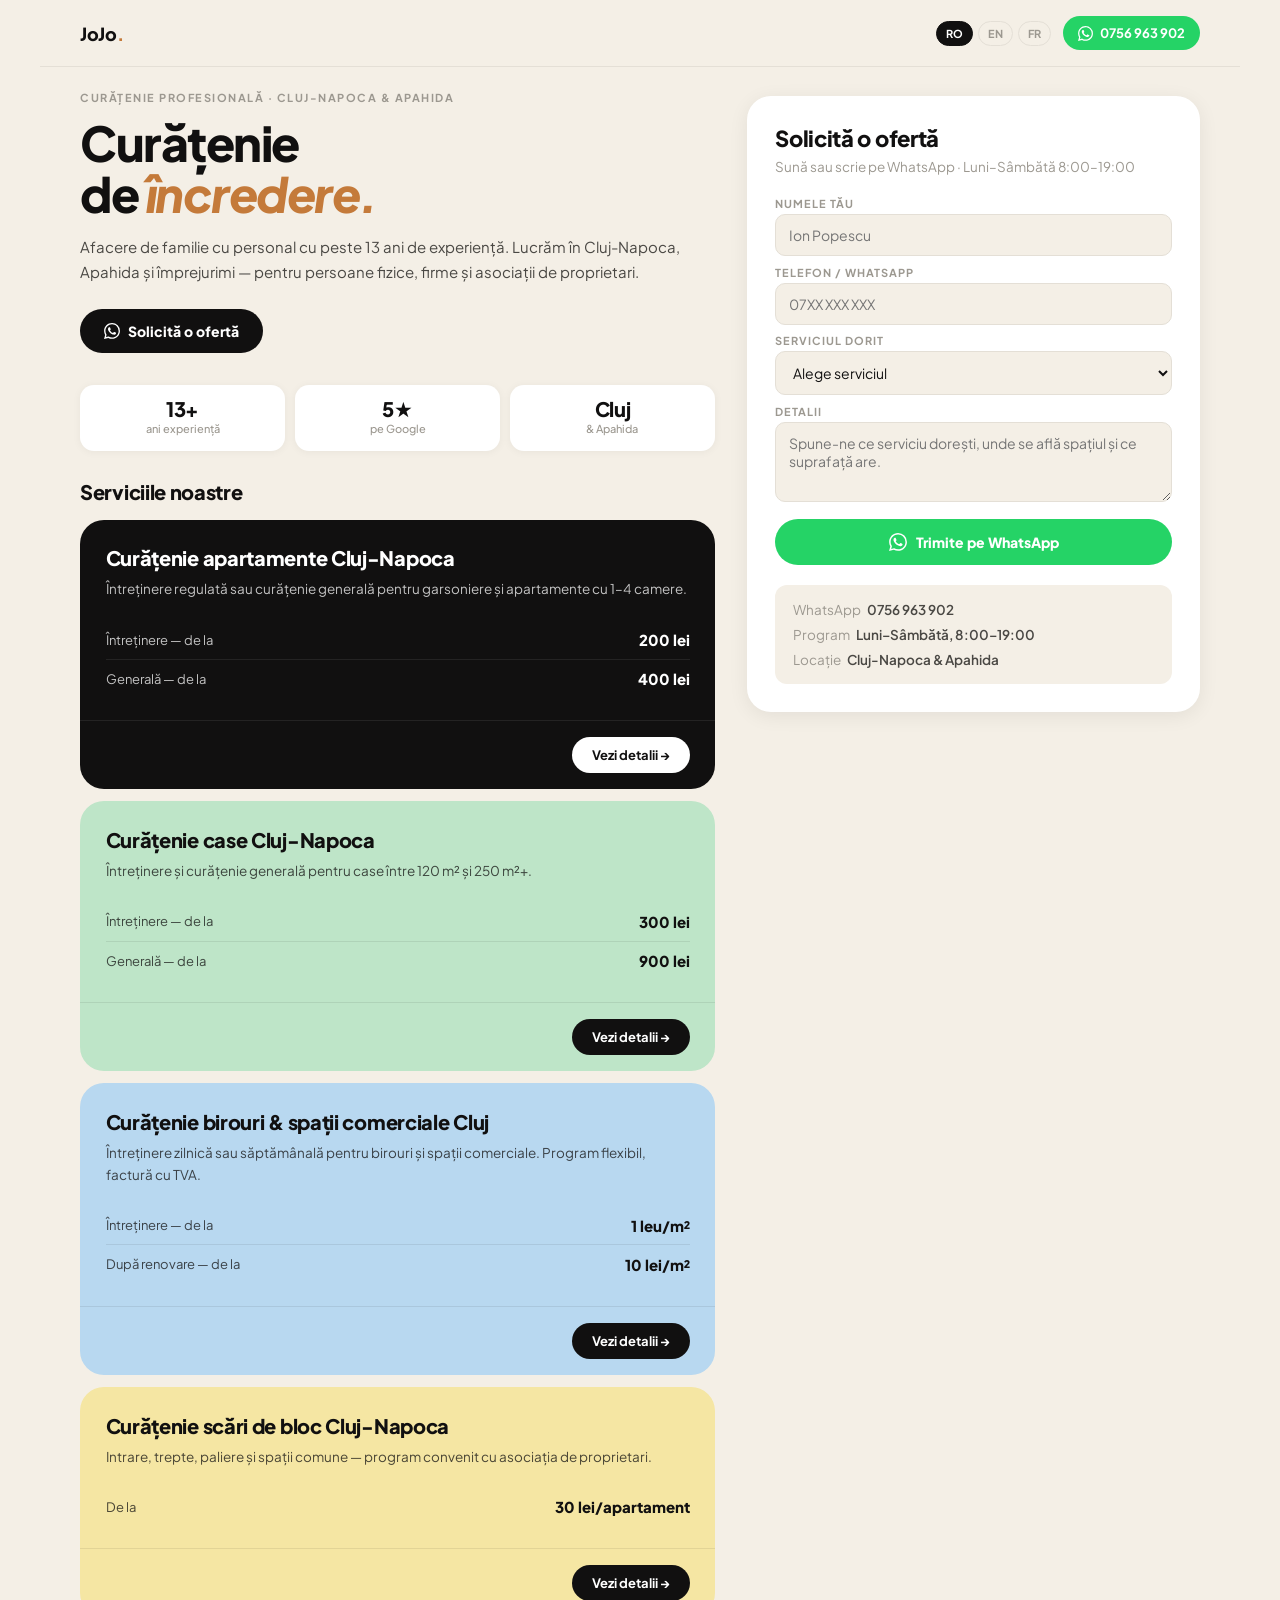
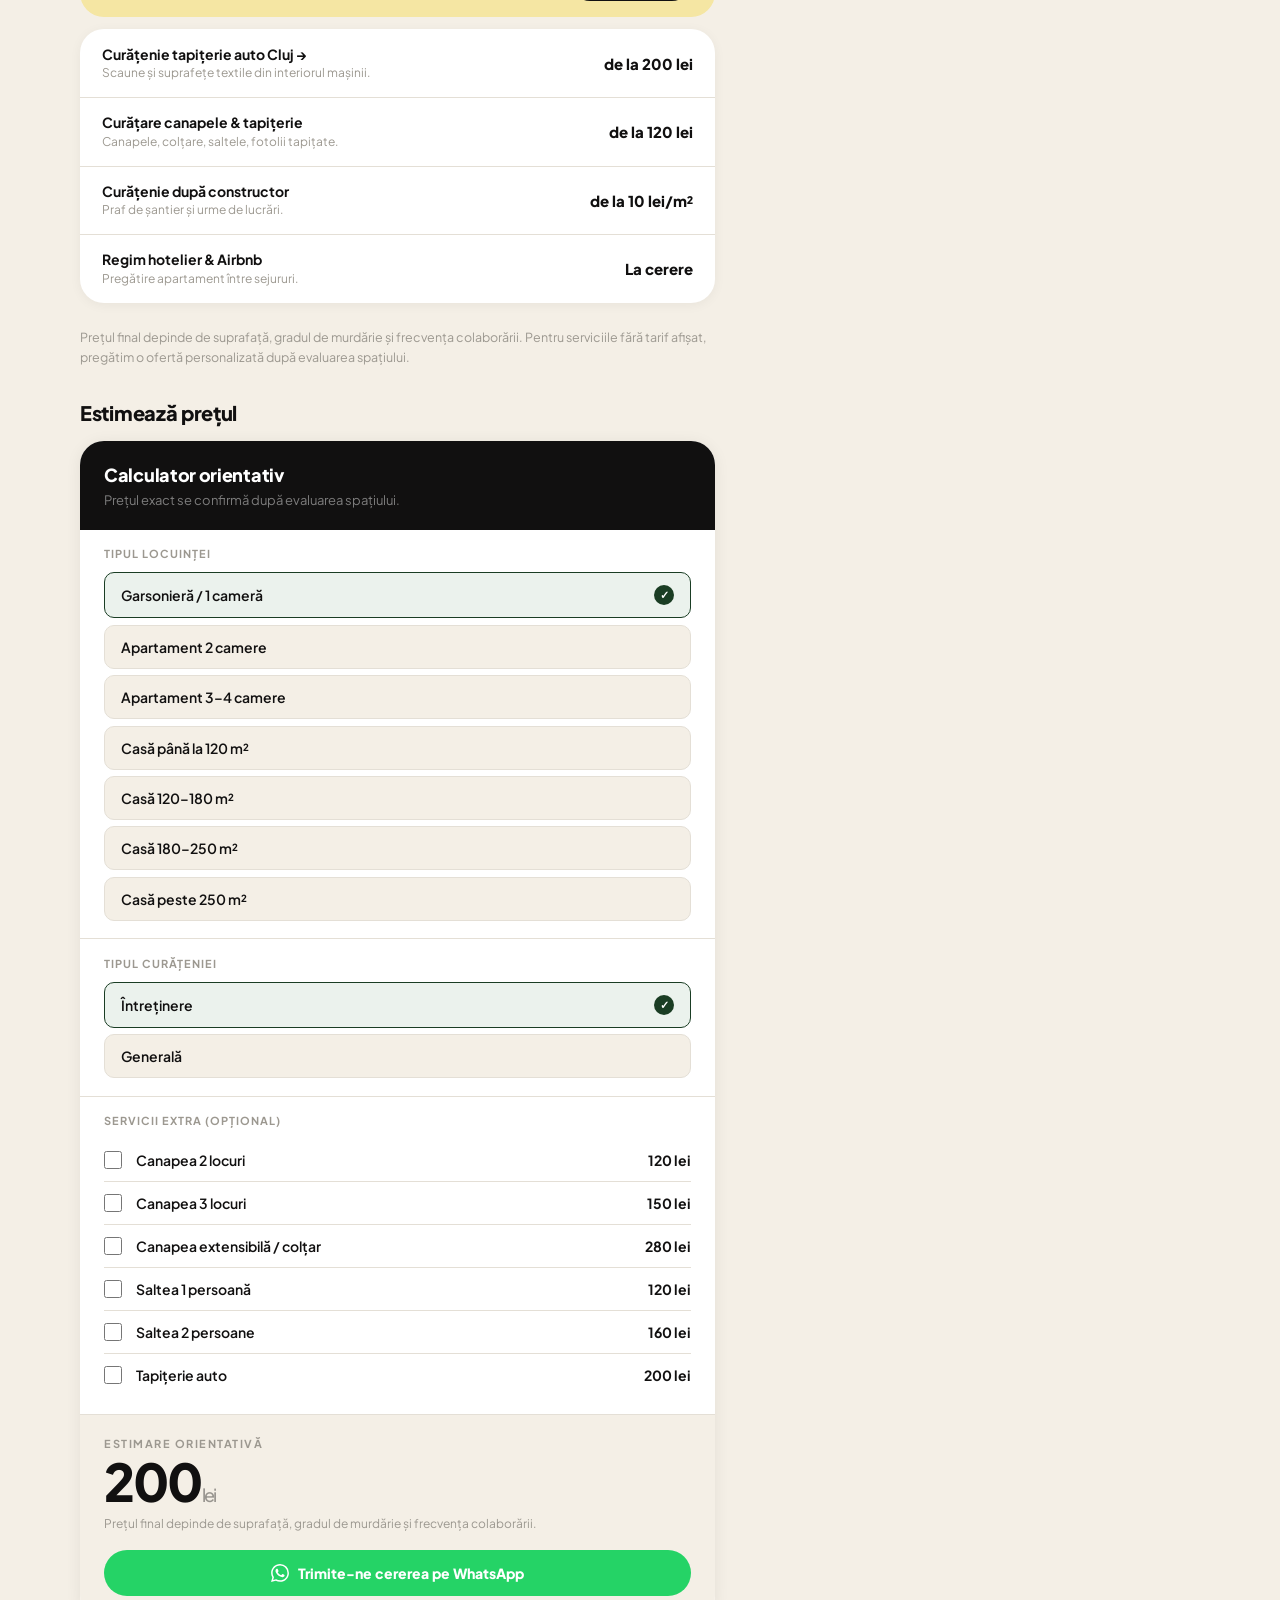
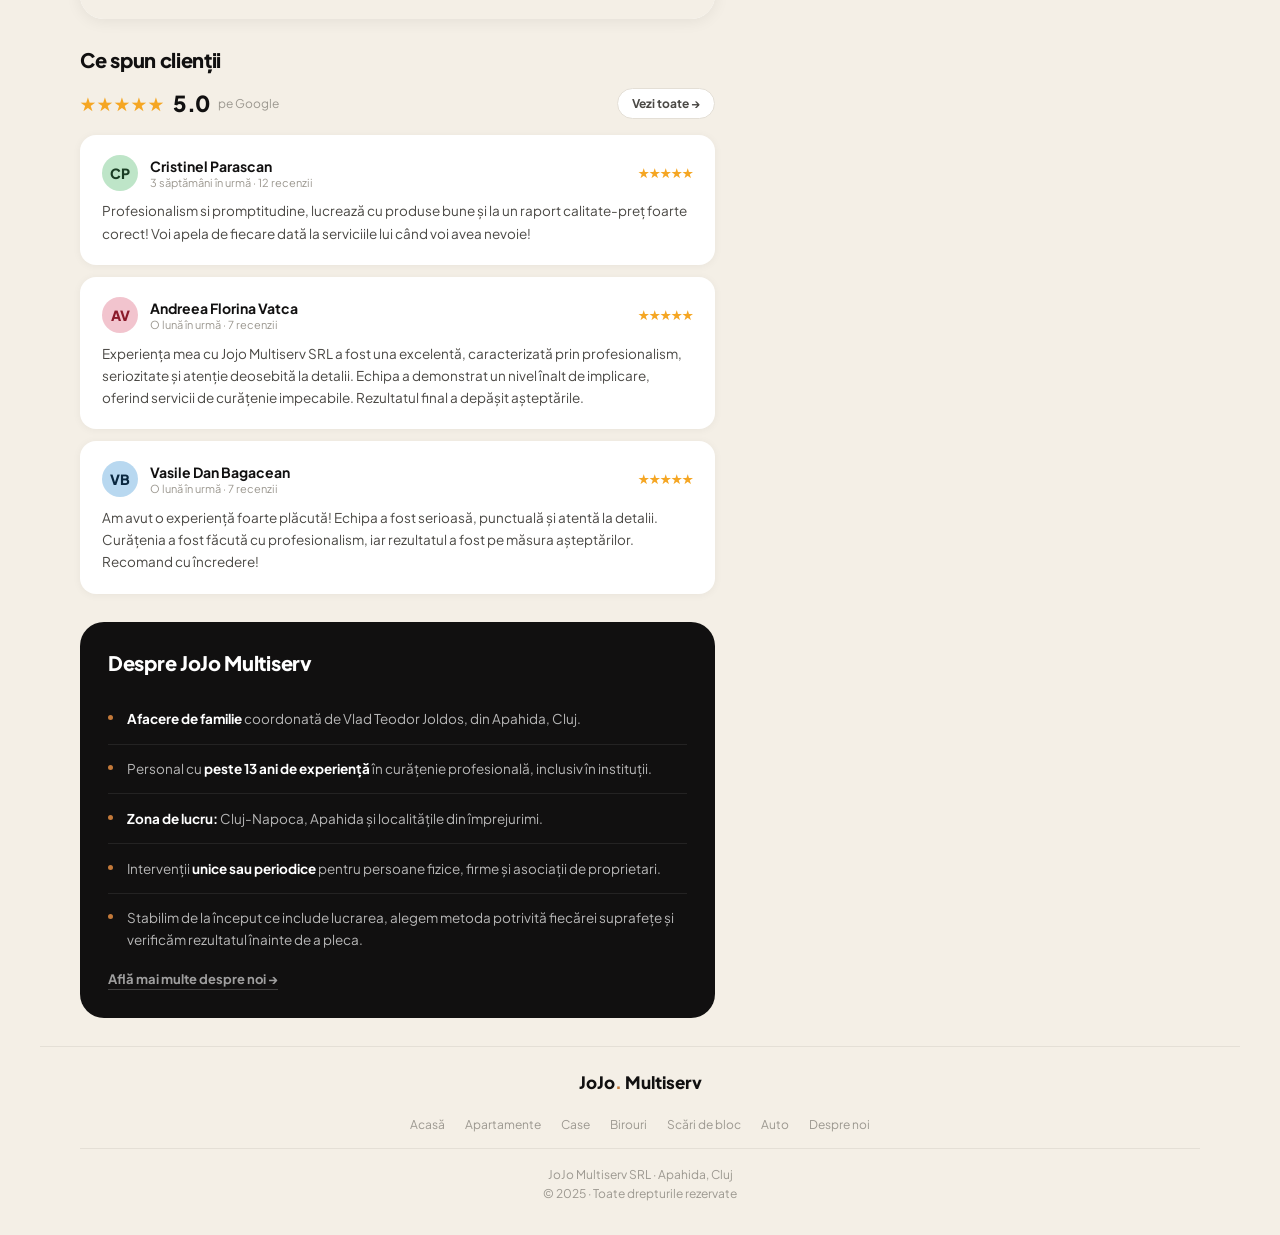
<file: index.html>
<!DOCTYPE html>
<html lang="ro">
<head>
<meta charset="UTF-8">
<meta name="viewport" content="width=device-width, initial-scale=1, viewport-fit=cover">
<title>Curățenie profesională Cluj-Napoca | JoJo Multiserv</title>
<meta name="description" content="Firmă de curățenie profesională în Cluj-Napoca și Apahida. Curățenie apartamente, case, birouri, scări de bloc și tapițerie auto. Afacere de familie cu 13+ ani experiență. Sună la 0756 963 902.">
<meta name="robots" content="index, follow">
<link rel="canonical" href="https://jojomultiserv.ro/">
<meta property="og:title" content="Curățenie profesională Cluj-Napoca | JoJo Multiserv">
<meta property="og:description" content="Firmă de curățenie profesională în Cluj-Napoca și Apahida. Apartamente, case, birouri, scări de bloc, tapițerie. Afacere de familie cu 13+ ani experiență.">
<meta property="og:type" content="website">
<meta property="og:url" content="https://jojomultiserv.ro/">
<meta property="og:locale" content="ro_RO">
<link rel="alternate" hreflang="ro" href="https://jojomultiserv.ro/">
<link rel="alternate" hreflang="en" href="https://jojomultiserv.ro/en/">
<link rel="alternate" hreflang="fr" href="https://jojomultiserv.ro/fr/">
<link rel="alternate" hreflang="x-default" href="https://jojomultiserv.ro/">
<link rel="preconnect" href="https://fonts.googleapis.com">
<link href="https://fonts.googleapis.com/css2?family=Plus+Jakarta+Sans:ital,wght@0,400;0,500;0,600;0,700;0,800;1,700&display=swap" rel="stylesheet">
<link rel="stylesheet" href="_shared.css">
<script type="application/ld+json">
{
  "@context": "https://schema.org",
  "@type": "LocalBusiness",
  "@id": "https://jojomultiserv.ro/#business",
  "name": "JoJo Multiserv SRL",
  "description": "Firmă de curățenie profesională din Apahida, Cluj. Curățenie pentru apartamente, case, birouri, scări de bloc și tapițerie auto în Cluj-Napoca și împrejurimi.",
  "url": "https://jojomultiserv.ro",
  "telephone": "+40756963902",
  "address": {
    "@type": "PostalAddress",
    "streetAddress": "Apahida",
    "addressLocality": "Apahida",
    "addressRegion": "Cluj",
    "addressCountry": "RO"
  },
  "areaServed": [
    { "@type": "City", "name": "Cluj-Napoca" },
    { "@type": "City", "name": "Apahida" }
  ],
  "openingHoursSpecification": [{
    "@type": "OpeningHoursSpecification",
    "dayOfWeek": ["Monday","Tuesday","Wednesday","Thursday","Friday","Saturday"],
    "opens": "08:00", "closes": "19:00"
  }],
  "aggregateRating": {
    "@type": "AggregateRating",
    "ratingValue": "5",
    "reviewCount": "3"
  },
  "review": [
    {
      "@type": "Review",
      "author": { "@type": "Person", "name": "Cristinel Parascan" },
      "reviewRating": { "@type": "Rating", "ratingValue": "5" },
      "reviewBody": "Profesionalism si promtitudine, lucreaza cu produse bune si la un raport calitate-pret foarte corect!"
    },
    {
      "@type": "Review",
      "author": { "@type": "Person", "name": "Andreea Florina Vatca" },
      "reviewRating": { "@type": "Rating", "ratingValue": "5" },
      "reviewBody": "Experiența mea cu Jojo Multiserv SRL a fost una excelentă, caracterizată prin profesionalism, seriozitate și atenție deosebită la detalii."
    },
    {
      "@type": "Review",
      "author": { "@type": "Person", "name": "Vasile Dan Bagacean" },
      "reviewRating": { "@type": "Rating", "ratingValue": "5" },
      "reviewBody": "Am avut o experiență foarte plăcută! Echipa a fost serioasă, punctuală și atentă la detalii."
    }
  ],
  "hasOfferCatalog": {
    "@type": "OfferCatalog",
    "name": "Servicii de curățenie Cluj-Napoca",
    "itemListElement": [
      { "@type": "Offer", "itemOffered": { "@type": "Service", "name": "Curățenie apartament Cluj-Napoca", "url": "https://jojomultiserv.ro/curatenie-apartament-cluj.html" } },
      { "@type": "Offer", "itemOffered": { "@type": "Service", "name": "Curățenie casă Cluj-Napoca", "url": "https://jojomultiserv.ro/curatenie-casa-cluj.html" } },
      { "@type": "Offer", "itemOffered": { "@type": "Service", "name": "Curățenie birou Cluj-Napoca", "url": "https://jojomultiserv.ro/curatenie-birou-cluj.html" } },
      { "@type": "Offer", "itemOffered": { "@type": "Service", "name": "Curățenie scări de bloc Cluj-Napoca", "url": "https://jojomultiserv.ro/curatenie-scari-bloc-cluj.html" } },
      { "@type": "Offer", "itemOffered": { "@type": "Service", "name": "Curățenie tapițerie auto Cluj-Napoca", "url": "https://jojomultiserv.ro/curatenie-auto-cluj.html" } }
    ]
  }
}
</script>
</head>
<body>

<!-- NAV -->
<nav>
  <div class="logo"><a href="index.html">JoJo<span class="logo-dot">.</span></a></div>
  <div class="nav-right">
    <div class="lang-sel">
      <button class="lang-btn active" onclick="location.href='index.html'">RO</button>
      <button class="lang-btn" onclick="location.href='en/index.html'">EN</button>
      <button class="lang-btn" onclick="location.href='fr/index.html'">FR</button>
    </div>
    <a href="https://wa.me/40756963902" class="nav-wa" target="_blank" rel="noopener">
      <svg viewBox="0 0 24 24"><path d="M17.472 14.382c-.297-.149-1.758-.867-2.03-.967-.273-.099-.471-.148-.67.15-.197.297-.767.966-.94 1.164-.173.199-.347.223-.644.075-.297-.15-1.255-.463-2.39-1.475-.883-.788-1.48-1.761-1.653-2.059-.173-.297-.018-.458.13-.606.134-.133.298-.347.446-.52.149-.174.198-.298.298-.497.099-.198.05-.371-.025-.52-.075-.149-.669-1.612-.916-2.207-.242-.579-.487-.5-.669-.51-.173-.008-.371-.01-.57-.01-.198 0-.52.074-.792.372-.272.297-1.04 1.016-1.04 2.479 0 1.462 1.065 2.875 1.213 3.074.149.198 2.096 3.2 5.077 4.487.709.306 1.262.489 1.694.625.712.227 1.36.195 1.871.118.571-.085 1.758-.719 2.006-1.413.248-.694.248-1.289.173-1.413-.074-.124-.272-.198-.57-.347m-5.421 7.403h-.004a9.87 9.87 0 01-5.031-1.378l-.361-.214-3.741.982.998-3.648-.235-.374a9.86 9.86 0 01-1.51-5.26c.001-5.45 4.436-9.884 9.888-9.884 2.64 0 5.122 1.03 6.988 2.898a9.825 9.825 0 012.893 6.994c-.003 5.45-4.437 9.884-9.885 9.884m8.413-18.297A11.815 11.815 0 0012.05 0C5.495 0 .16 5.335.157 11.892c0 2.096.547 4.142 1.588 5.945L.057 24l6.305-1.654a11.882 11.882 0 005.683 1.448h.005c6.554 0 11.89-5.335 11.893-11.893a11.821 11.821 0 00-3.48-8.413z"/></svg>
      0756 963 902
    </a>
  </div>
</nav>

<div class="desktop-cols">
<div class="desktop-main">

<!-- HERO -->
<div class="hero">
  <p class="hero-sup">Curățenie profesională · Cluj-Napoca & Apahida</p>
  <h1>Curățenie<br>de <em>încredere.</em></h1>
  <p class="hero-sub">Afacere de familie cu personal cu peste 13 ani de experiență. Lucrăm în Cluj-Napoca, Apahida și împrejurimi — pentru persoane fizice, firme și asociații de proprietari.</p>
  <a href="#contact" class="hero-cta">
    <svg viewBox="0 0 24 24"><path d="M17.472 14.382c-.297-.149-1.758-.867-2.03-.967-.273-.099-.471-.148-.67.15-.197.297-.767.966-.94 1.164-.173.199-.347.223-.644.075-.297-.15-1.255-.463-2.39-1.475-.883-.788-1.48-1.761-1.653-2.059-.173-.297-.018-.458.13-.606.134-.133.298-.347.446-.52.149-.174.198-.298.298-.497.099-.198.05-.371-.025-.52-.075-.149-.669-1.612-.916-2.207-.242-.579-.487-.5-.669-.51-.173-.008-.371-.01-.57-.01-.198 0-.52.074-.792.372-.272.297-1.04 1.016-1.04 2.479 0 1.462 1.065 2.875 1.213 3.074.149.198 2.096 3.2 5.077 4.487.709.306 1.262.489 1.694.625.712.227 1.36.195 1.871.118.571-.085 1.758-.719 2.006-1.413.248-.694.248-1.289.173-1.413-.074-.124-.272-.198-.57-.347m-5.421 7.403h-.004a9.87 9.87 0 01-5.031-1.378l-.361-.214-3.741.982.998-3.648-.235-.374a9.86 9.86 0 01-1.51-5.26c.001-5.45 4.436-9.884 9.888-9.884 2.64 0 5.122 1.03 6.988 2.898a9.825 9.825 0 012.893 6.994c-.003 5.45-4.437 9.884-9.885 9.884m8.413-18.297A11.815 11.815 0 0012.05 0C5.495 0 .16 5.335.157 11.892c0 2.096.547 4.142 1.588 5.945L.057 24l6.305-1.654a11.882 11.882 0 005.683 1.448h.005c6.554 0 11.89-5.335 11.893-11.893a11.821 11.821 0 00-3.48-8.413z"/></svg>
    Solicită o ofertă
  </a>
</div>

<!-- STATS -->
<div class="stats">
  <div class="stat"><div class="stat-n">13+</div><div class="stat-l">ani experiență</div></div>
  <div class="stat"><div class="stat-n">5★</div><div class="stat-l">pe Google</div></div>
  <div class="stat"><div class="stat-n">Cluj</div><div class="stat-l">& Apahida</div></div>
</div>

<!-- SERVICII -->
<h2 class="slabel" id="servicii">Serviciile noastre</h2>

<div class="svc-card c-dark">
  <div class="svc-card-top">
    <h3 class="svc-name">Curățenie apartamente Cluj-Napoca</h3>
    <p class="svc-desc">Întreținere regulată sau curățenie generală pentru garsoniere și apartamente cu 1–4 camere.</p>
    <div class="price-table">
      <div class="price-row"><span class="price-type">Întreținere — de la</span><span class="price-val">200 lei</span></div>
      <div class="price-row"><span class="price-type">Generală — de la</span><span class="price-val">400 lei</span></div>
    </div>
  </div>
  <div class="svc-card-bottom"><a href="curatenie-apartament-cluj.html" class="svc-cta btn-white">Vezi detalii →</a></div>
</div>

<div class="svc-card c-green" style="margin-top:.75rem;">
  <div class="svc-card-top">
    <h3 class="svc-name">Curățenie case Cluj-Napoca</h3>
    <p class="svc-desc">Întreținere și curățenie generală pentru case între 120 m² și 250 m²+.</p>
    <div class="price-table">
      <div class="price-row"><span class="price-type">Întreținere — de la</span><span class="price-val">300 lei</span></div>
      <div class="price-row"><span class="price-type">Generală — de la</span><span class="price-val">900 lei</span></div>
    </div>
  </div>
  <div class="svc-card-bottom"><a href="curatenie-casa-cluj.html" class="svc-cta btn-black">Vezi detalii →</a></div>
</div>

<div class="svc-card c-blue" style="margin-top:.75rem;">
  <div class="svc-card-top">
    <h3 class="svc-name">Curățenie birouri & spații comerciale Cluj</h3>
    <p class="svc-desc">Întreținere zilnică sau săptămânală pentru birouri și spații comerciale. Program flexibil, factură cu TVA.</p>
    <div class="price-table">
      <div class="price-row"><span class="price-type">Întreținere — de la</span><span class="price-val">1 leu/m²</span></div>
      <div class="price-row"><span class="price-type">După renovare — de la</span><span class="price-val">10 lei/m²</span></div>
    </div>
  </div>
  <div class="svc-card-bottom"><a href="curatenie-birou-cluj.html" class="svc-cta btn-black">Vezi detalii →</a></div>
</div>

<div class="svc-card c-yellow" style="margin-top:.75rem;">
  <div class="svc-card-top">
    <h3 class="svc-name">Curățenie scări de bloc Cluj-Napoca</h3>
    <p class="svc-desc">Intrare, trepte, paliere și spații comune — program convenit cu asociația de proprietari.</p>
    <div class="price-table">
      <div class="price-row"><span class="price-type">De la</span><span class="price-val">30 lei/apartament</span></div>
    </div>
  </div>
  <div class="svc-card-bottom"><a href="curatenie-scari-bloc-cluj.html" class="svc-cta btn-black">Vezi detalii →</a></div>
</div>

<div class="extras-list" style="margin-top:.75rem;">
  <div class="extra-item">
    <div class="extra-left">
      <div class="extra-name"><a href="curatenie-auto-cluj.html" style="color:inherit;">Curățenie tapițerie auto Cluj →</a></div>
      <div class="extra-desc">Scaune și suprafețe textile din interiorul mașinii.</div>
    </div>
    <div class="extra-price">de la 200 lei</div>
  </div>
  <div class="extra-item">
    <div class="extra-left">
      <div class="extra-name">Curățare canapele & tapițerie</div>
      <div class="extra-desc">Canapele, colțare, saltele, fotolii tapițate.</div>
    </div>
    <div class="extra-price">de la 120 lei</div>
  </div>
  <div class="extra-item">
    <div class="extra-left">
      <div class="extra-name">Curățenie după constructor</div>
      <div class="extra-desc">Praf de șantier și urme de lucrări.</div>
    </div>
    <div class="extra-price">de la 10 lei/m²</div>
  </div>
  <div class="extra-item">
    <div class="extra-left">
      <div class="extra-name">Regim hotelier & Airbnb</div>
      <div class="extra-desc">Pregătire apartament între sejururi.</div>
    </div>
    <div class="extra-price">La cerere</div>
  </div>
</div>

<p class="price-note">Prețul final depinde de suprafață, gradul de murdărie și frecvența colaborării. Pentru serviciile fără tarif afișat, pregătim o ofertă personalizată după evaluarea spațiului.</p>

<!-- CALCULATOR -->
<h2 class="slabel" id="calculator">Estimează prețul</h2>
<div class="calc-wrap">
  <div class="calc-card">
    <div class="calc-head">
      <div class="calc-head-title">Calculator orientativ</div>
      <div class="calc-head-sub">Prețul exact se confirmă după evaluarea spațiului.</div>
    </div>
    <div class="calc-block">
      <div class="calc-block-title">Tipul locuinței</div>
      <div class="pill-opts" id="calc-type-opts">
        <div class="pill-opt active" data-val="garsoniera"><span class="pill-opt-name">Garsonieră / 1 cameră</span><span class="pill-opt-check">✓</span></div>
        <div class="pill-opt" data-val="ap2"><span class="pill-opt-name">Apartament 2 camere</span><span class="pill-opt-check">✓</span></div>
        <div class="pill-opt" data-val="ap34"><span class="pill-opt-name">Apartament 3–4 camere</span><span class="pill-opt-check">✓</span></div>
        <div class="pill-opt" data-val="casa120"><span class="pill-opt-name">Casă până la 120 m²</span><span class="pill-opt-check">✓</span></div>
        <div class="pill-opt" data-val="casa180"><span class="pill-opt-name">Casă 120–180 m²</span><span class="pill-opt-check">✓</span></div>
        <div class="pill-opt" data-val="casa250"><span class="pill-opt-name">Casă 180–250 m²</span><span class="pill-opt-check">✓</span></div>
        <div class="pill-opt" data-val="casa250p"><span class="pill-opt-name">Casă peste 250 m²</span><span class="pill-opt-check">✓</span></div>
      </div>
    </div>
    <div class="calc-block">
      <div class="calc-block-title">Tipul curățeniei</div>
      <div class="pill-opts" id="calc-svc-opts">
        <div class="pill-opt active" data-val="int"><span class="pill-opt-name">Întreținere</span><span class="pill-opt-check">✓</span></div>
        <div class="pill-opt" data-val="gen"><span class="pill-opt-name">Generală</span><span class="pill-opt-check">✓</span></div>
      </div>
    </div>
    <div class="calc-block">
      <div class="calc-block-title">Servicii extra (opțional)</div>
      <div class="check-opts">
        <label class="check-opt"><input type="checkbox" class="xcheck" data-price="120"><span class="check-opt-name">Canapea 2 locuri</span><span class="check-opt-price">120 lei</span></label>
        <label class="check-opt"><input type="checkbox" class="xcheck" data-price="150"><span class="check-opt-name">Canapea 3 locuri</span><span class="check-opt-price">150 lei</span></label>
        <label class="check-opt"><input type="checkbox" class="xcheck" data-price="280"><span class="check-opt-name">Canapea extensibilă / colțar</span><span class="check-opt-price">280 lei</span></label>
        <label class="check-opt"><input type="checkbox" class="xcheck" data-price="120"><span class="check-opt-name">Saltea 1 persoană</span><span class="check-opt-price">120 lei</span></label>
        <label class="check-opt"><input type="checkbox" class="xcheck" data-price="160"><span class="check-opt-name">Saltea 2 persoane</span><span class="check-opt-price">160 lei</span></label>
        <label class="check-opt"><input type="checkbox" class="xcheck" data-price="200"><span class="check-opt-name">Tapițerie auto</span><span class="check-opt-price">200 lei</span></label>
      </div>
    </div>
    <div class="calc-result">
      <div class="calc-result-label">Estimare orientativă</div>
      <div class="calc-result-price"><span id="calc-total">200</span><span class="calc-result-unit"> lei</span></div>
      <div class="calc-result-note">Prețul final depinde de suprafață, gradul de murdărie și frecvența colaborării.</div>
      <button class="calc-wa-btn" id="calc-wa-btn">
        <svg viewBox="0 0 24 24"><path d="M17.472 14.382c-.297-.149-1.758-.867-2.03-.967-.273-.099-.471-.148-.67.15-.197.297-.767.966-.94 1.164-.173.199-.347.223-.644.075-.297-.15-1.255-.463-2.39-1.475-.883-.788-1.48-1.761-1.653-2.059-.173-.297-.018-.458.13-.606.134-.133.298-.347.446-.52.149-.174.198-.298.298-.497.099-.198.05-.371-.025-.52-.075-.149-.669-1.612-.916-2.207-.242-.579-.487-.5-.669-.51-.173-.008-.371-.01-.57-.01-.198 0-.52.074-.792.372-.272.297-1.04 1.016-1.04 2.479 0 1.462 1.065 2.875 1.213 3.074.149.198 2.096 3.2 5.077 4.487.709.306 1.262.489 1.694.625.712.227 1.36.195 1.871.118.571-.085 1.758-.719 2.006-1.413.248-.694.248-1.289.173-1.413-.074-.124-.272-.198-.57-.347m-5.421 7.403h-.004a9.87 9.87 0 01-5.031-1.378l-.361-.214-3.741.982.998-3.648-.235-.374a9.86 9.86 0 01-1.51-5.26c.001-5.45 4.436-9.884 9.888-9.884 2.64 0 5.122 1.03 6.988 2.898a9.825 9.825 0 012.893 6.994c-.003 5.45-4.437 9.884-9.885 9.884m8.413-18.297A11.815 11.815 0 0012.05 0C5.495 0 .16 5.335.157 11.892c0 2.096.547 4.142 1.588 5.945L.057 24l6.305-1.654a11.882 11.882 0 005.683 1.448h.005c6.554 0 11.89-5.335 11.893-11.893a11.821 11.821 0 00-3.48-8.413z"/></svg>
        Trimite-ne cererea pe WhatsApp
      </button>
    </div>
  </div>
</div>

<!-- RECENZII -->
<h2 class="slabel">Ce spun clienții</h2>
<div class="reviews-wrap">
  <div class="reviews-header">
    <div class="reviews-rating">
      <div class="reviews-stars">★★★★★</div>
      <div class="reviews-score">5.0</div>
      <div class="reviews-count">pe Google</div>
    </div>
    <a href="https://maps.app.goo.gl/R52fA2uPNh3WjpbYA" target="_blank" rel="noopener" class="reviews-google-btn">
      Vezi toate →
    </a>
  </div>
  <div class="review-cards">
    <div class="review-card">
      <div class="review-top">
        <div class="review-avatar">CP</div>
        <div>
          <div class="review-name">Cristinel Parascan</div>
          <div class="review-meta">3 săptămâni în urmă · 12 recenzii</div>
        </div>
        <div class="review-stars">★★★★★</div>
      </div>
      <p class="review-text">Profesionalism si promptitudine, lucrează cu produse bune și la un raport calitate-preț foarte corect! Voi apela de fiecare dată la serviciile lui când voi avea nevoie!</p>
    </div>
    <div class="review-card">
      <div class="review-top">
        <div class="review-avatar" style="background:var(--pink); color:#8B1A2A;">AV</div>
        <div>
          <div class="review-name">Andreea Florina Vatca</div>
          <div class="review-meta">O lună în urmă · 7 recenzii</div>
        </div>
        <div class="review-stars">★★★★★</div>
      </div>
      <p class="review-text">Experiența mea cu Jojo Multiserv SRL a fost una excelentă, caracterizată prin profesionalism, seriozitate și atenție deosebită la detalii. Echipa a demonstrat un nivel înalt de implicare, oferind servicii de curățenie impecabile. Rezultatul final a depășit așteptările.</p>
    </div>
    <div class="review-card">
      <div class="review-top">
        <div class="review-avatar" style="background:var(--blue); color:#0A2840;">VB</div>
        <div>
          <div class="review-name">Vasile Dan Bagacean</div>
          <div class="review-meta">O lună în urmă · 7 recenzii</div>
        </div>
        <div class="review-stars">★★★★★</div>
      </div>
      <p class="review-text">Am avut o experiență foarte plăcută! Echipa a fost serioasă, punctuală și atentă la detalii. Curățenia a fost făcută cu profesionalism, iar rezultatul a fost pe măsura așteptărilor. Recomand cu încredere!</p>
    </div>
  </div>
</div>

<!-- DESPRE NOI (sumar) -->
<div class="about-card">
  <h2>Despre JoJo Multiserv</h2>
  <div class="about-items">
    <div class="about-item"><div class="about-dot"></div><div><strong>Afacere de familie</strong> coordonată de Vlad Teodor Joldos, din Apahida, Cluj.</div></div>
    <div class="about-item"><div class="about-dot"></div><div>Personal cu <strong>peste 13 ani de experiență</strong> în curățenie profesională, inclusiv în instituții.</div></div>
    <div class="about-item"><div class="about-dot"></div><div><strong>Zona de lucru:</strong> Cluj-Napoca, Apahida și localitățile din împrejurimi.</div></div>
    <div class="about-item"><div class="about-dot"></div><div>Intervenții <strong>unice sau periodice</strong> pentru persoane fizice, firme și asociații de proprietari.</div></div>
    <div class="about-item"><div class="about-dot"></div><div>Stabilim de la început ce include lucrarea, alegem metoda potrivită fiecărei suprafețe și verificăm rezultatul înainte de a pleca.</div></div>
  </div>
  <a href="despre-noi.html" style="display:inline-block; margin-top:1.25rem; font-size:13px; font-weight:700; color:rgba(255,255,255,.6); border-bottom:1px solid rgba(255,255,255,.2); padding-bottom:2px;">Află mai multe despre noi →</a>
</div>

</div><!-- end desktop-main -->

<!-- DESKTOP SIDE -->
<div class="desktop-side">
  <div class="contact-card" id="contact-side">
    <h2>Solicită o ofertă</h2>
    <p class="contact-sub">Sună sau scrie pe WhatsApp · Luni–Sâmbătă 8:00–19:00</p>
    <div class="cf">
      <div><label>Numele tău</label><input type="text" id="cf-name-s" placeholder="Ion Popescu"></div>
      <div><label>Telefon / WhatsApp</label><input type="tel" id="cf-phone-s" placeholder="07XX XXX XXX"></div>
      <div><label>Serviciul dorit</label>
        <select id="cf-service-s">
          <option value="">Alege serviciul</option>
          <option>Curățenie de întreținere apartament</option>
          <option>Curățenie generală apartament</option>
          <option>Curățenie casă</option>
          <option>Curățenie după constructor</option>
          <option>Tapițerie / covoare</option>
          <option>Tapițerie auto</option>
          <option>Birouri / spații comerciale</option>
          <option>Scări de bloc</option>
          <option>Altceva</option>
        </select>
      </div>
      <div><label>Detalii</label><textarea id="cf-details-s" placeholder="Spune-ne ce serviciu dorești, unde se află spațiul și ce suprafață are."></textarea></div>
      <button class="wa-submit" id="cf-wa-btn-side">
        <svg viewBox="0 0 24 24"><path d="M17.472 14.382c-.297-.149-1.758-.867-2.03-.967-.273-.099-.471-.148-.67.15-.197.297-.767.966-.94 1.164-.173.199-.347.223-.644.075-.297-.15-1.255-.463-2.39-1.475-.883-.788-1.48-1.761-1.653-2.059-.173-.297-.018-.458.13-.606.134-.133.298-.347.446-.52.149-.174.198-.298.298-.497.099-.198.05-.371-.025-.52-.075-.149-.669-1.612-.916-2.207-.242-.579-.487-.5-.669-.51-.173-.008-.371-.01-.57-.01-.198 0-.52.074-.792.372-.272.297-1.04 1.016-1.04 2.479 0 1.462 1.065 2.875 1.213 3.074.149.198 2.096 3.2 5.077 4.487.709.306 1.262.489 1.694.625.712.227 1.36.195 1.871.118.571-.085 1.758-.719 2.006-1.413.248-.694.248-1.289.173-1.413-.074-.124-.272-.198-.57-.347m-5.421 7.403h-.004a9.87 9.87 0 01-5.031-1.378l-.361-.214-3.741.982.998-3.648-.235-.374a9.86 9.86 0 01-1.51-5.26c.001-5.45 4.436-9.884 9.888-9.884 2.64 0 5.122 1.03 6.988 2.898a9.825 9.825 0 012.893 6.994c-.003 5.45-4.437 9.884-9.885 9.884m8.413-18.297A11.815 11.815 0 0012.05 0C5.495 0 .16 5.335.157 11.892c0 2.096.547 4.142 1.588 5.945L.057 24l6.305-1.654a11.882 11.882 0 005.683 1.448h.005c6.554 0 11.89-5.335 11.893-11.893a11.821 11.821 0 00-3.48-8.413z"/></svg>
        Trimite pe WhatsApp
      </button>
    </div>
    <div class="contact-info">
      <div class="ci"><span>WhatsApp</span>0756 963 902</div>
      <div class="ci"><span>Program</span>Luni–Sâmbătă, 8:00–19:00</div>
      <div class="ci"><span>Locație</span>Cluj-Napoca & Apahida</div>
    </div>
  </div>
</div>

</div><!-- end desktop-cols -->

<!-- MOBILE CONTACT -->
<div class="mobile-only contact-card" id="contact">
  <h2>Solicită o ofertă</h2>
  <p class="contact-sub">Sună sau scrie pe WhatsApp · Luni–Sâmbătă 8:00–19:00</p>
  <div class="cf">
    <div><label>Numele tău</label><input type="text" id="cf-name" placeholder="Ion Popescu"></div>
    <div><label>Telefon / WhatsApp</label><input type="tel" id="cf-phone" placeholder="07XX XXX XXX"></div>
    <div><label>Serviciul dorit</label>
      <select id="cf-service">
        <option value="">Alege serviciul</option>
        <option>Curățenie de întreținere apartament</option>
        <option>Curățenie generală apartament</option>
        <option>Curățenie casă</option>
        <option>Curățenie după constructor</option>
        <option>Tapițerie / covoare</option>
        <option>Tapițerie auto</option>
        <option>Birouri / spații comerciale</option>
        <option>Scări de bloc</option>
        <option>Altceva</option>
      </select>
    </div>
    <div><label>Detalii</label><textarea id="cf-details" placeholder="Spune-ne ce serviciu dorești, unde se află spațiul și ce suprafață are."></textarea></div>
    <button class="wa-submit" id="cf-wa-btn">
      <svg viewBox="0 0 24 24"><path d="M17.472 14.382c-.297-.149-1.758-.867-2.03-.967-.273-.099-.471-.148-.67.15-.197.297-.767.966-.94 1.164-.173.199-.347.223-.644.075-.297-.15-1.255-.463-2.39-1.475-.883-.788-1.48-1.761-1.653-2.059-.173-.297-.018-.458.13-.606.134-.133.298-.347.446-.52.149-.174.198-.298.298-.497.099-.198.05-.371-.025-.52-.075-.149-.669-1.612-.916-2.207-.242-.579-.487-.5-.669-.51-.173-.008-.371-.01-.57-.01-.198 0-.52.074-.792.372-.272.297-1.04 1.016-1.04 2.479 0 1.462 1.065 2.875 1.213 3.074.149.198 2.096 3.2 5.077 4.487.709.306 1.262.489 1.694.625.712.227 1.36.195 1.871.118.571-.085 1.758-.719 2.006-1.413.248-.694.248-1.289.173-1.413-.074-.124-.272-.198-.57-.347m-5.421 7.403h-.004a9.87 9.87 0 01-5.031-1.378l-.361-.214-3.741.982.998-3.648-.235-.374a9.86 9.86 0 01-1.51-5.26c.001-5.45 4.436-9.884 9.888-9.884 2.64 0 5.122 1.03 6.988 2.898a9.825 9.825 0 012.893 6.994c-.003 5.45-4.437 9.884-9.885 9.884m8.413-18.297A11.815 11.815 0 0012.05 0C5.495 0 .16 5.335.157 11.892c0 2.096.547 4.142 1.588 5.945L.057 24l6.305-1.654a11.882 11.882 0 005.683 1.448h.005c6.554 0 11.89-5.335 11.893-11.893a11.821 11.821 0 00-3.48-8.413z"/></svg>
      Trimite pe WhatsApp
    </button>
  </div>
  <div class="contact-info">
    <div class="ci"><span>WhatsApp</span>0756 963 902</div>
    <div class="ci"><span>Program</span>Luni–Sâmbătă, 8:00–19:00</div>
    <div class="ci"><span>Locație</span>Cluj-Napoca & Apahida</div>
  </div>
</div>

<footer>
  <div class="footer-logo">JoJo<span>.</span> Multiserv</div>
  <nav class="footer-nav" aria-label="Pagini servicii">
    <a href="index.html">Acasă</a>
    <a href="curatenie-apartament-cluj.html">Apartamente</a>
    <a href="curatenie-casa-cluj.html">Case</a>
    <a href="curatenie-birou-cluj.html">Birouri</a>
    <a href="curatenie-scari-bloc-cluj.html">Scări de bloc</a>
    <a href="curatenie-auto-cluj.html">Auto</a>
    <a href="despre-noi.html">Despre noi</a>
  </nav>
  <p class="footer-copy">JoJo Multiserv SRL · Apahida, Cluj<br>© 2025 · Toate drepturile rezervate</p>
</footer>

<script src="_partials.js"></script>
<script>
initCalc({ lang: 'ro' });

/* Contact form WA — mobile */
document.getElementById('cf-wa-btn')?.addEventListener('click', () => {
  const name    = document.getElementById('cf-name')?.value || '';
  const phone   = document.getElementById('cf-phone')?.value || '';
  const service = document.getElementById('cf-service')?.value || '';
  const details = document.getElementById('cf-details')?.value || '';
  let msg = 'Bună ziua!\n';
  if (name)    msg += `Nume: ${name}\n`;
  if (phone)   msg += `Telefon: ${phone}\n`;
  if (service) msg += `Serviciu: ${service}\n`;
  if (details) msg += `Detalii: ${details}`;
  window.open(`https://wa.me/40756963902?text=${encodeURIComponent(msg)}`, '_blank');
});
/* Contact form WA — desktop side */
document.getElementById('cf-wa-btn-side')?.addEventListener('click', () => {
  const name    = document.getElementById('cf-name-s')?.value || '';
  const phone   = document.getElementById('cf-phone-s')?.value || '';
  const service = document.getElementById('cf-service-s')?.value || '';
  const details = document.getElementById('cf-details-s')?.value || '';
  let msg = 'Bună ziua!\n';
  if (name)    msg += `Nume: ${name}\n`;
  if (phone)   msg += `Telefon: ${phone}\n`;
  if (service) msg += `Serviciu: ${service}\n`;
  if (details) msg += `Detalii: ${details}`;
  window.open(`https://wa.me/40756963902?text=${encodeURIComponent(msg)}`, '_blank');
});
</script>
</body>
</html>
</file>
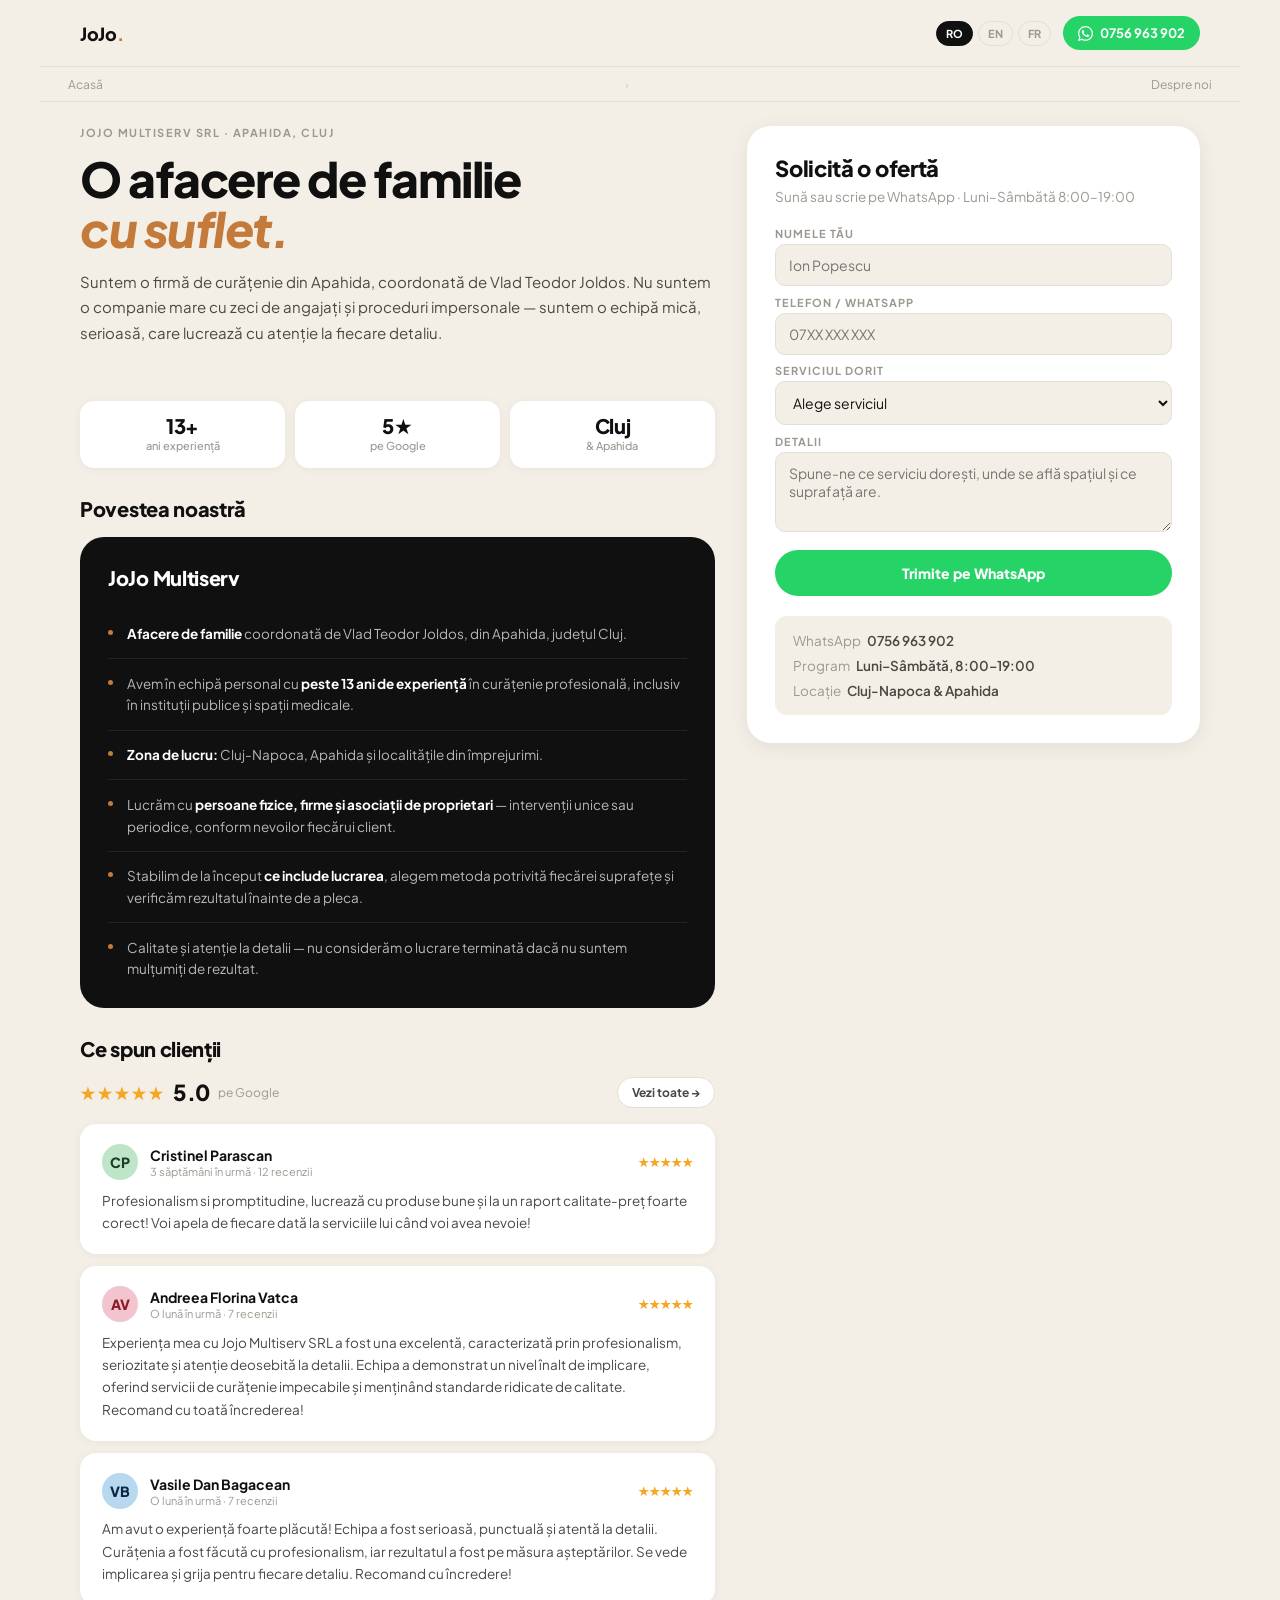
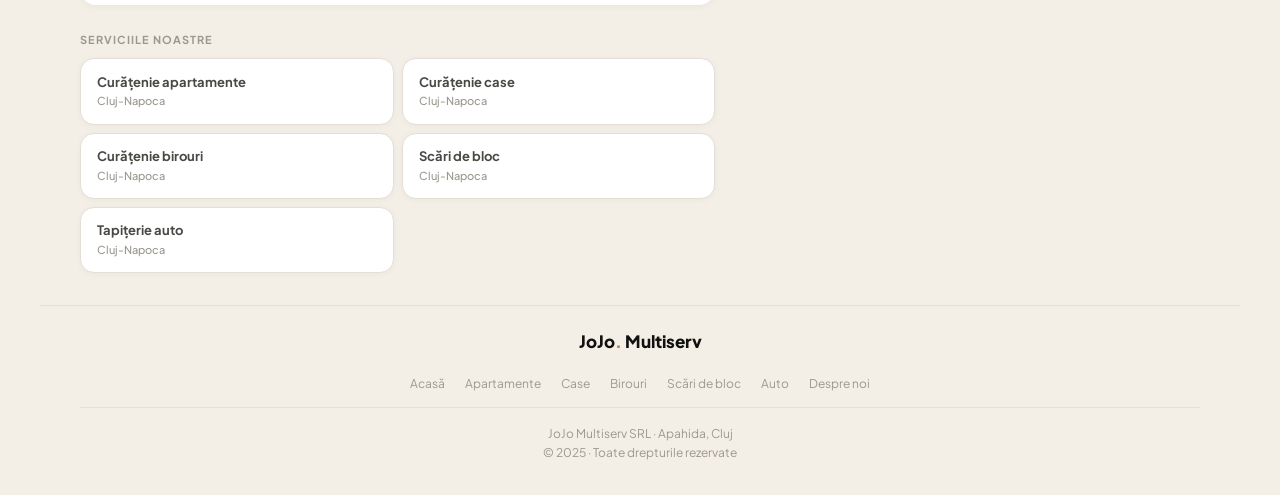
<file: despre-noi.html>
<!DOCTYPE html>
<html lang="ro">
<head>
<meta charset="UTF-8">
<meta name="viewport" content="width=device-width, initial-scale=1, viewport-fit=cover">
<title>Despre noi | JoJo Multiserv — Curățenie Cluj-Napoca</title>
<meta name="description" content="JoJo Multiserv SRL — afacere de familie din Apahida, Cluj, cu personal cu peste 13 ani de experiență în curățenie profesională. Coordonată de Vlad Teodor Joldos.">
<meta name="robots" content="index, follow">
<link rel="canonical" href="https://jojomultiserv.ro/despre-noi.html">
<meta property="og:title" content="Despre noi | JoJo Multiserv">
<meta property="og:description" content="Afacere de familie din Apahida, Cluj. Personal cu 13+ ani de experiență în curățenie profesională.">
<meta property="og:type" content="website">
<meta property="og:url" content="https://jojomultiserv.ro/despre-noi.html">
<link rel="preconnect" href="https://fonts.googleapis.com">
<link href="https://fonts.googleapis.com/css2?family=Plus+Jakarta+Sans:ital,wght@0,400;0,500;0,600;0,700;0,800;1,700&display=swap" rel="stylesheet">
<link rel="stylesheet" href="_shared.css">
<script type="application/ld+json">
{
  "@context": "https://schema.org",
  "@type": "AboutPage",
  "name": "Despre JoJo Multiserv",
  "url": "https://jojomultiserv.ro/despre-noi.html",
  "about": { "@type": "LocalBusiness", "@id": "https://jojomultiserv.ro/#business" }
}
</script>
</head>
<body>

<nav>
  <div class="logo"><a href="index.html">JoJo<span class="logo-dot">.</span></a></div>
  <div class="nav-right">
    <div class="lang-sel">
      <button class="lang-btn active">RO</button>
      <button class="lang-btn" onclick="location.href='en/index.html'">EN</button>
      <button class="lang-btn" onclick="location.href='fr/index.html'">FR</button>
    </div>
    <a href="https://wa.me/40756963902" class="nav-wa" target="_blank" rel="noopener">
      <svg viewBox="0 0 24 24" fill="white" width="15" height="15"><path d="M17.472 14.382c-.297-.149-1.758-.867-2.03-.967-.273-.099-.471-.148-.67.15-.197.297-.767.966-.94 1.164-.173.199-.347.223-.644.075-.297-.15-1.255-.463-2.39-1.475-.883-.788-1.48-1.761-1.653-2.059-.173-.297-.018-.458.13-.606.134-.133.298-.347.446-.52.149-.174.198-.298.298-.497.099-.198.05-.371-.025-.52-.075-.149-.669-1.612-.916-2.207-.242-.579-.487-.5-.669-.51-.173-.008-.371-.01-.57-.01-.198 0-.52.074-.792.372-.272.297-1.04 1.016-1.04 2.479 0 1.462 1.065 2.875 1.213 3.074.149.198 2.096 3.2 5.077 4.487.709.306 1.262.489 1.694.625.712.227 1.36.195 1.871.118.571-.085 1.758-.719 2.006-1.413.248-.694.248-1.289.173-1.413-.074-.124-.272-.198-.57-.347m-5.421 7.403h-.004a9.87 9.87 0 01-5.031-1.378l-.361-.214-3.741.982.998-3.648-.235-.374a9.86 9.86 0 01-1.51-5.26c.001-5.45 4.436-9.884 9.888-9.884 2.64 0 5.122 1.03 6.988 2.898a9.825 9.825 0 012.893 6.994c-.003 5.45-4.437 9.884-9.885 9.884m8.413-18.297A11.815 11.815 0 0012.05 0C5.495 0 .16 5.335.157 11.892c0 2.096.547 4.142 1.588 5.945L.057 24l6.305-1.654a11.882 11.882 0 005.683 1.448h.005c6.554 0 11.89-5.335 11.893-11.893a11.821 11.821 0 00-3.48-8.413z"/></svg>
      0756 963 902
    </a>
  </div>
</nav>

<nav class="breadcrumb" aria-label="breadcrumb">
  <a href="index.html">Acasă</a><span class="breadcrumb-sep">›</span><span>Despre noi</span>
</nav>

<div class="desktop-cols">
<div class="desktop-main">

<div class="hero">
  <p class="hero-sup">JoJo Multiserv SRL · Apahida, Cluj</p>
  <h1>O afacere de familie<br><em>cu suflet.</em></h1>
  <p class="hero-sub">Suntem o firmă de curățenie din Apahida, coordonată de Vlad Teodor Joldos. Nu suntem o companie mare cu zeci de angajați și proceduri impersonale — suntem o echipă mică, serioasă, care lucrează cu atenție la fiecare detaliu.</p>
</div>

<div class="stats">
  <div class="stat"><div class="stat-n">13+</div><div class="stat-l">ani experiență</div></div>
  <div class="stat"><div class="stat-n">5★</div><div class="stat-l">pe Google</div></div>
  <div class="stat"><div class="stat-n">Cluj</div><div class="stat-l">& Apahida</div></div>
</div>

<h2 class="slabel">Povestea noastră</h2>
<div class="about-card">
  <h2>JoJo Multiserv</h2>
  <div class="about-items">
    <div class="about-item"><div class="about-dot"></div><div><strong>Afacere de familie</strong> coordonată de Vlad Teodor Joldos, din Apahida, județul Cluj.</div></div>
    <div class="about-item"><div class="about-dot"></div><div>Avem în echipă personal cu <strong>peste 13 ani de experiență</strong> în curățenie profesională, inclusiv în instituții publice și spații medicale.</div></div>
    <div class="about-item"><div class="about-dot"></div><div><strong>Zona de lucru:</strong> Cluj-Napoca, Apahida și localitățile din împrejurimi.</div></div>
    <div class="about-item"><div class="about-dot"></div><div>Lucrăm cu <strong>persoane fizice, firme și asociații de proprietari</strong> — intervenții unice sau periodice, conform nevoilor fiecărui client.</div></div>
    <div class="about-item"><div class="about-dot"></div><div>Stabilim de la început <strong>ce include lucrarea</strong>, alegem metoda potrivită fiecărei suprafețe și verificăm rezultatul înainte de a pleca.</div></div>
    <div class="about-item"><div class="about-dot"></div><div>Calitate și atenție la detalii — nu considerăm o lucrare terminată dacă nu suntem mulțumiți de rezultat.</div></div>
  </div>
</div>

<h2 class="slabel">Ce spun clienții</h2>
<div class="reviews-wrap">
  <div class="reviews-header">
    <div class="reviews-rating">
      <div class="reviews-stars">★★★★★</div>
      <div class="reviews-score">5.0</div>
      <div class="reviews-count">pe Google</div>
    </div>
    <a href="https://maps.app.goo.gl/R52fA2uPNh3WjpbYA" target="_blank" rel="noopener" class="reviews-google-btn">Vezi toate →</a>
  </div>
  <div class="review-cards">
    <div class="review-card">
      <div class="review-top"><div class="review-avatar">CP</div><div><div class="review-name">Cristinel Parascan</div><div class="review-meta">3 săptămâni în urmă · 12 recenzii</div></div><div class="review-stars">★★★★★</div></div>
      <p class="review-text">Profesionalism si promptitudine, lucrează cu produse bune și la un raport calitate-preț foarte corect! Voi apela de fiecare dată la serviciile lui când voi avea nevoie!</p>
    </div>
    <div class="review-card">
      <div class="review-top"><div class="review-avatar" style="background:var(--pink);color:#8B1A2A;">AV</div><div><div class="review-name">Andreea Florina Vatca</div><div class="review-meta">O lună în urmă · 7 recenzii</div></div><div class="review-stars">★★★★★</div></div>
      <p class="review-text">Experiența mea cu Jojo Multiserv SRL a fost una excelentă, caracterizată prin profesionalism, seriozitate și atenție deosebită la detalii. Echipa a demonstrat un nivel înalt de implicare, oferind servicii de curățenie impecabile și menținând standarde ridicate de calitate. Recomand cu toată încrederea!</p>
    </div>
    <div class="review-card">
      <div class="review-top"><div class="review-avatar" style="background:var(--blue);color:#0A2840;">VB</div><div><div class="review-name">Vasile Dan Bagacean</div><div class="review-meta">O lună în urmă · 7 recenzii</div></div><div class="review-stars">★★★★★</div></div>
      <p class="review-text">Am avut o experiență foarte plăcută! Echipa a fost serioasă, punctuală și atentă la detalii. Curățenia a fost făcută cu profesionalism, iar rezultatul a fost pe măsura așteptărilor. Se vede implicarea și grija pentru fiecare detaliu. Recomand cu încredere!</p>
    </div>
  </div>
</div>

<div class="other-services">
  <div class="other-title">Serviciile noastre</div>
  <div class="other-grid">
    <a href="curatenie-apartament-cluj.html" class="other-link">Curățenie apartamente<small>Cluj-Napoca</small></a>
    <a href="curatenie-casa-cluj.html" class="other-link">Curățenie case<small>Cluj-Napoca</small></a>
    <a href="curatenie-birou-cluj.html" class="other-link">Curățenie birouri<small>Cluj-Napoca</small></a>
    <a href="curatenie-scari-bloc-cluj.html" class="other-link">Scări de bloc<small>Cluj-Napoca</small></a>
    <a href="curatenie-auto-cluj.html" class="other-link">Tapițerie auto<small>Cluj-Napoca</small></a>
  </div>
</div>

</div>

<div class="desktop-side">
  <div class="contact-card" id="contact-side">
    <h2>Solicită o ofertă</h2>
    <p class="contact-sub">Sună sau scrie pe WhatsApp · Luni–Sâmbătă 8:00–19:00</p>
    <div class="cf">
      <div><label>Numele tău</label><input type="text" id="cf-name-s" placeholder="Ion Popescu"></div>
      <div><label>Telefon / WhatsApp</label><input type="tel" id="cf-phone-s" placeholder="07XX XXX XXX"></div>
      <div><label>Serviciul dorit</label>
        <select id="cf-service-s">
          <option value="">Alege serviciul</option>
          <option>Curățenie de întreținere</option>
          <option>Curățenie generală</option>
          <option>Curățenie după constructor</option>
          <option>Tapițerie / covoare</option>
          <option>Tapițerie auto</option>
          <option>Birouri / spații comerciale</option>
          <option>Scări de bloc</option>
          <option>Altceva</option>
        </select>
      </div>
      <div><label>Detalii</label><textarea id="cf-details-s" placeholder="Spune-ne ce serviciu dorești, unde se află spațiul și ce suprafață are."></textarea></div>
      <button class="wa-submit" id="cf-wa-btn-s">Trimite pe WhatsApp</button>
    </div>
    <div class="contact-info">
      <div class="ci"><span>WhatsApp</span>0756 963 902</div>
      <div class="ci"><span>Program</span>Luni–Sâmbătă, 8:00–19:00</div>
      <div class="ci"><span>Locație</span>Cluj-Napoca & Apahida</div>
    </div>
  </div>
</div>
</div>

<div class="mobile-only contact-card" id="contact">
  <h2>Solicită o ofertă</h2>
  <p class="contact-sub">Sună sau scrie pe WhatsApp · Luni–Sâmbătă 8:00–19:00</p>
  <div class="cf">
    <div><label>Numele tău</label><input type="text" id="cf-name" placeholder="Ion Popescu"></div>
    <div><label>Telefon / WhatsApp</label><input type="tel" id="cf-phone" placeholder="07XX XXX XXX"></div>
    <div><label>Serviciul dorit</label>
      <select id="cf-service">
        <option value="">Alege serviciul</option>
        <option>Curățenie de întreținere</option>
        <option>Curățenie generală</option>
        <option>Curățenie după constructor</option>
        <option>Tapițerie / covoare</option>
        <option>Tapițerie auto</option>
        <option>Birouri / spații comerciale</option>
        <option>Scări de bloc</option>
        <option>Altceva</option>
      </select>
    </div>
    <div><label>Detalii</label><textarea id="cf-details" placeholder="Spune-ne ce serviciu dorești, unde se află spațiul și ce suprafață are."></textarea></div>
    <button class="wa-submit" id="cf-wa-btn">Trimite pe WhatsApp</button>
  </div>
  <div class="contact-info">
    <div class="ci"><span>WhatsApp</span>0756 963 902</div>
    <div class="ci"><span>Program</span>Luni–Sâmbătă, 8:00–19:00</div>
    <div class="ci"><span>Locație</span>Cluj-Napoca & Apahida</div>
  </div>
</div>

<footer>
  <div class="footer-logo">JoJo<span>.</span> Multiserv</div>
  <nav class="footer-nav" aria-label="Pagini servicii">
    <a href="index.html">Acasă</a>
    <a href="curatenie-apartament-cluj.html">Apartamente</a>
    <a href="curatenie-casa-cluj.html">Case</a>
    <a href="curatenie-birou-cluj.html">Birouri</a>
    <a href="curatenie-scari-bloc-cluj.html">Scări de bloc</a>
    <a href="curatenie-auto-cluj.html">Auto</a>
    <a href="despre-noi.html">Despre noi</a>
  </nav>
  <p class="footer-copy">JoJo Multiserv SRL · Apahida, Cluj<br>© 2025 · Toate drepturile rezervate</p>
</footer>

<script src="_partials.js"></script>
<script>
function waForm(n,p,s,d){var nm=document.getElementById(n)?.value||'',ph=document.getElementById(p)?.value||'',sv=document.getElementById(s)?.value||'',dt=document.getElementById(d)?.value||'';var msg='Bună ziua!\n';if(nm)msg+='Nume: '+nm+'\n';if(ph)msg+='Telefon: '+ph+'\n';if(sv)msg+='Serviciu: '+sv+'\n';if(dt)msg+='Detalii: '+dt;window.open('https://wa.me/40756963902?text='+encodeURIComponent(msg),'_blank');}
document.getElementById('cf-wa-btn')?.addEventListener('click',function(){waForm('cf-name','cf-phone','cf-service','cf-details');});
document.getElementById('cf-wa-btn-s')?.addEventListener('click',function(){waForm('cf-name-s','cf-phone-s','cf-service-s','cf-details-s');});
</script>
</body>
</html>
</file>
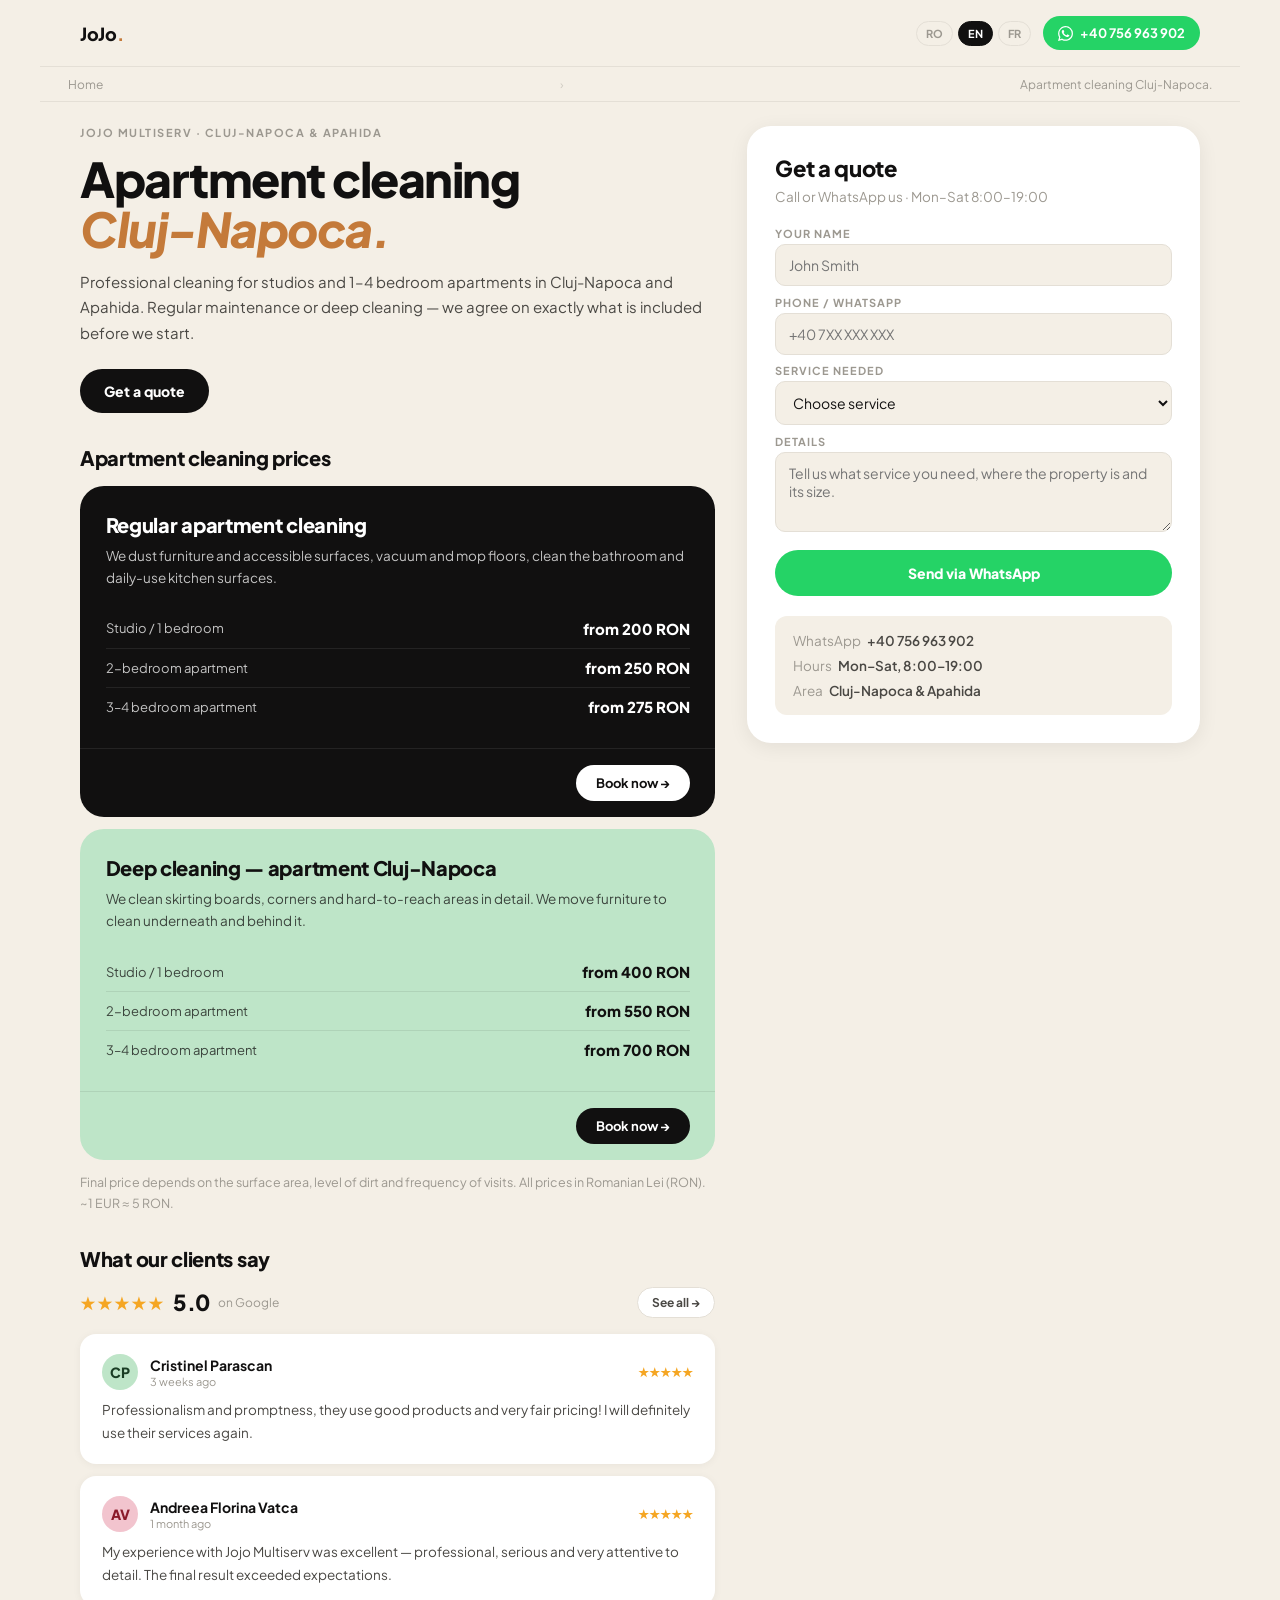
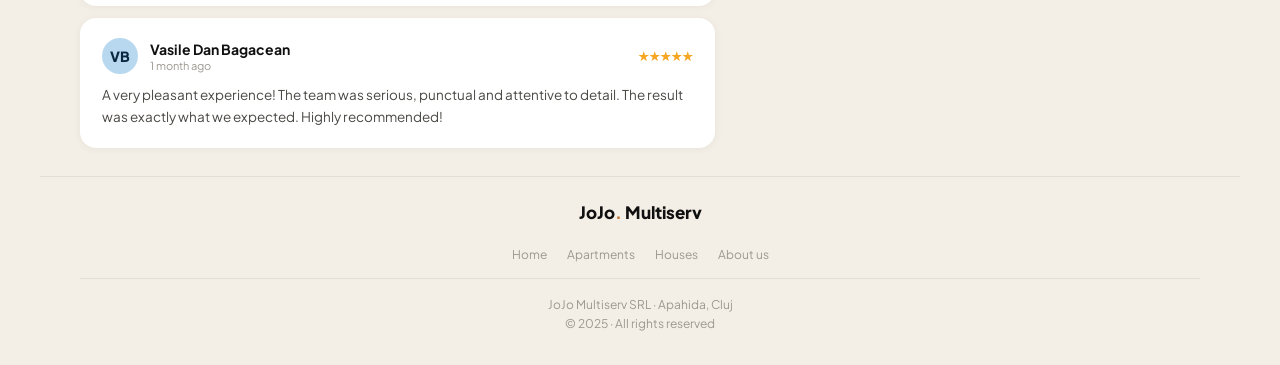
<file: en/apartment-cleaning-cluj.html>
<!DOCTYPE html>
<html lang="en">
<head>
<meta charset="UTF-8">
<meta name="viewport" content="width=device-width, initial-scale=1, viewport-fit=cover">
<title>Apartment Cleaning Cluj-Napoca | JoJo Multiserv</title>
<meta name="description" content="Professional apartment cleaning in Cluj-Napoca. Regular cleaning from 200 RON, deep cleaning from 400 RON. Family business with 13+ years of experience. Call +40 756 963 902.">
<meta name="robots" content="index, follow">
<link rel="canonical" href="https://jojomultiserv.ro/en/apartment-cleaning-cluj.html">
<link rel="alternate" hreflang="ro" href="https://jojomultiserv.ro/curatenie-apartament-cluj.html">
<link rel="alternate" hreflang="en" href="https://jojomultiserv.ro/en/apartment-cleaning-cluj.html">
<link rel="alternate" hreflang="fr" href="https://jojomultiserv.ro/fr/nettoyage-appartement-cluj.html">
<link rel="alternate" hreflang="x-default" href="https://jojomultiserv.ro/curatenie-apartament-cluj.html">
<link rel="preconnect" href="https://fonts.googleapis.com">
<link href="https://fonts.googleapis.com/css2?family=Plus+Jakarta+Sans:ital,wght@0,400;0,500;0,600;0,700;0,800;1,700&display=swap" rel="stylesheet">
<link rel="stylesheet" href="../_shared.css">
</head>
<body>
<nav>
  <div class="logo"><a href="../index.html">JoJo<span class="logo-dot">.</span></a></div>
  <div class="nav-right">
    <div class="lang-sel">
      <button class="lang-btn" onclick="location.href='../curatenie-apartament-cluj.html'">RO</button>
      <button class="lang-btn active">EN</button>
      <button class="lang-btn" onclick="location.href='../fr/nettoyage-appartement-cluj.html'">FR</button>
    </div>
    <a href="https://wa.me/40756963902" class="nav-wa" target="_blank" rel="noopener"><svg viewBox="0 0 24 24" fill="white" width="15" height="15"><path d="M17.472 14.382c-.297-.149-1.758-.867-2.03-.967-.273-.099-.471-.148-.67.15-.197.297-.767.966-.94 1.164-.173.199-.347.223-.644.075-.297-.15-1.255-.463-2.39-1.475-.883-.788-1.48-1.761-1.653-2.059-.173-.297-.018-.458.13-.606.134-.133.298-.347.446-.52.149-.174.198-.298.298-.497.099-.198.05-.371-.025-.52-.075-.149-.669-1.612-.916-2.207-.242-.579-.487-.5-.669-.51-.173-.008-.371-.01-.57-.01-.198 0-.52.074-.792.372-.272.297-1.04 1.016-1.04 2.479 0 1.462 1.065 2.875 1.213 3.074.149.198 2.096 3.2 5.077 4.487.709.306 1.262.489 1.694.625.712.227 1.36.195 1.871.118.571-.085 1.758-.719 2.006-1.413.248-.694.248-1.289.173-1.413-.074-.124-.272-.198-.57-.347m-5.421 7.403h-.004a9.87 9.87 0 01-5.031-1.378l-.361-.214-3.741.982.998-3.648-.235-.374a9.86 9.86 0 01-1.51-5.26c.001-5.45 4.436-9.884 9.888-9.884 2.64 0 5.122 1.03 6.988 2.898a9.825 9.825 0 012.893 6.994c-.003 5.45-4.437 9.884-9.885 9.884m8.413-18.297A11.815 11.815 0 0012.05 0C5.495 0 .16 5.335.157 11.892c0 2.096.547 4.142 1.588 5.945L.057 24l6.305-1.654a11.882 11.882 0 005.683 1.448h.005c6.554 0 11.89-5.335 11.893-11.893a11.821 11.821 0 00-3.48-8.413z"/></svg>+40 756 963 902</a>
  </div>
</nav>
<nav class="breadcrumb" aria-label="breadcrumb"><a href="../index.html">Home</a><span class="breadcrumb-sep">›</span><span>Apartment cleaning Cluj-Napoca.</span></nav>
<div class="desktop-cols"><div class="desktop-main">
<div class="hero">
  <p class="hero-sup">JoJo Multiserv · Cluj-Napoca & Apahida</p>
  <h1>Apartment cleaning<br><em>Cluj-Napoca.</em></h1>
  <p class="hero-sub">Professional cleaning for studios and 1–4 bedroom apartments in Cluj-Napoca and Apahida. Regular maintenance or deep cleaning — we agree on exactly what is included before we start.</p>
  <a href="#contact" class="hero-cta">Get a quote</a>
</div>
<h2 class="slabel" id="services">Apartment cleaning prices</h2><div class="svc-card c-dark"><div class="svc-card-top"><h3 class="svc-name">Regular apartment cleaning</h3><p class="svc-desc">We dust furniture and accessible surfaces, vacuum and mop floors, clean the bathroom and daily-use kitchen surfaces.</p><div class="price-table"><div class="price-row"><span class="price-type">Studio / 1 bedroom</span><span class="price-val">from 200 RON</span></div><div class="price-row"><span class="price-type">2-bedroom apartment</span><span class="price-val">from 250 RON</span></div><div class="price-row"><span class="price-type">3–4 bedroom apartment</span><span class="price-val">from 275 RON</span></div></div></div><div class="svc-card-bottom"><a href="#contact" class="svc-cta btn-white">Book now →</a></div></div><div class="svc-card c-green" style="margin-top:.75rem;"><div class="svc-card-top"><h3 class="svc-name">Deep cleaning — apartment Cluj-Napoca</h3><p class="svc-desc">We clean skirting boards, corners and hard-to-reach areas in detail. We move furniture to clean underneath and behind it.</p><div class="price-table"><div class="price-row"><span class="price-type">Studio / 1 bedroom</span><span class="price-val">from 400 RON</span></div><div class="price-row"><span class="price-type">2-bedroom apartment</span><span class="price-val">from 550 RON</span></div><div class="price-row"><span class="price-type">3–4 bedroom apartment</span><span class="price-val">from 700 RON</span></div></div></div><div class="svc-card-bottom"><a href="#contact" class="svc-cta btn-black">Book now →</a></div></div><p class="price-note">Final price depends on the surface area, level of dirt and frequency of visits. All prices in Romanian Lei (RON). ~1 EUR ≈ 5 RON.</p>
<h2 class="slabel">What our clients say</h2>
<div class="reviews-wrap">
  <div class="reviews-header"><div class="reviews-rating"><div class="reviews-stars">★★★★★</div><div class="reviews-score">5.0</div><div class="reviews-count">on Google</div></div><a href="https://maps.app.goo.gl/R52fA2uPNh3WjpbYA" target="_blank" rel="noopener" class="reviews-google-btn">See all →</a></div>
  <div class="review-cards">
    <div class="review-card"><div class="review-top"><div class="review-avatar">CP</div><div><div class="review-name">Cristinel Parascan</div><div class="review-meta">3 weeks ago</div></div><div class="review-stars">★★★★★</div></div><p class="review-text">Professionalism and promptness, they use good products and very fair pricing! I will definitely use their services again.</p></div>
    <div class="review-card"><div class="review-top"><div class="review-avatar" style="background:var(--pink);color:#8B1A2A;">AV</div><div><div class="review-name">Andreea Florina Vatca</div><div class="review-meta">1 month ago</div></div><div class="review-stars">★★★★★</div></div><p class="review-text">My experience with Jojo Multiserv was excellent — professional, serious and very attentive to detail. The final result exceeded expectations.</p></div>
    <div class="review-card"><div class="review-top"><div class="review-avatar" style="background:var(--blue);color:#0A2840;">VB</div><div><div class="review-name">Vasile Dan Bagacean</div><div class="review-meta">1 month ago</div></div><div class="review-stars">★★★★★</div></div><p class="review-text">A very pleasant experience! The team was serious, punctual and attentive to detail. The result was exactly what we expected. Highly recommended!</p></div>
  </div>
</div>
</div>
<div class="desktop-side">
  <div class="contact-card" id="contact-side"><h2>Get a quote</h2><p class="contact-sub">Call or WhatsApp us · Mon–Sat 8:00–19:00</p>
  <div class="cf"><div><label>Your name</label><input type="text" id="cf-name-s" placeholder="John Smith"></div><div><label>Phone / WhatsApp</label><input type="tel" id="cf-phone-s" placeholder="+40 7XX XXX XXX"></div><div><label>Service needed</label><select id="cf-service-s"><option value="">Choose service</option><option>Regular cleaning</option><option>Deep cleaning</option><option>Post-construction cleaning</option><option>Upholstery cleaning</option><option>Auto upholstery</option><option>Office cleaning</option><option>Other</option></select></div><div><label>Details</label><textarea id="cf-details-s" placeholder="Tell us what service you need, where the property is and its size."></textarea></div>
  <button class="wa-submit" id="cf-wa-btn-s">Send via WhatsApp</button></div>
  <div class="contact-info"><div class="ci"><span>WhatsApp</span>+40 756 963 902</div><div class="ci"><span>Hours</span>Mon–Sat, 8:00–19:00</div><div class="ci"><span>Area</span>Cluj-Napoca & Apahida</div></div></div>
</div></div>
<div class="mobile-only contact-card" id="contact"><h2>Get a quote</h2><p class="contact-sub">Call or WhatsApp us · Mon–Sat 8:00–19:00</p>
<div class="cf"><div><label>Your name</label><input type="text" id="cf-name" placeholder="John Smith"></div><div><label>Phone / WhatsApp</label><input type="tel" id="cf-phone" placeholder="+40 7XX XXX XXX"></div><div><label>Service needed</label><select id="cf-service"><option value="">Choose service</option><option>Regular cleaning</option><option>Deep cleaning</option><option>Post-construction cleaning</option><option>Upholstery cleaning</option><option>Auto upholstery</option><option>Office cleaning</option><option>Other</option></select></div><div><label>Details</label><textarea id="cf-details" placeholder="Tell us what service you need, where the property is and its size."></textarea></div>
<button class="wa-submit" id="cf-wa-btn">Send via WhatsApp</button></div>
<div class="contact-info"><div class="ci"><span>WhatsApp</span>+40 756 963 902</div><div class="ci"><span>Hours</span>Mon–Sat, 8:00–19:00</div><div class="ci"><span>Area</span>Cluj-Napoca & Apahida</div></div></div>
<footer><div class="footer-logo">JoJo<span>.</span> Multiserv</div><nav class="footer-nav" aria-label="Service pages"><a href="../index.html">Home</a><a href="apartment-cleaning-cluj.html">Apartments</a><a href="house-cleaning-cluj.html">Houses</a><a href="../despre-noi.html">About us</a></nav><p class="footer-copy">JoJo Multiserv SRL · Apahida, Cluj<br>© 2025 · All rights reserved</p></footer>
<script>
function waForm(n,p,s,d){var nm=document.getElementById(n)?.value||'',ph=document.getElementById(p)?.value||'',sv=document.getElementById(s)?.value||'',dt=document.getElementById(d)?.value||'';var msg='Hello!
';if(nm)msg+='Name: '+nm+'
';if(ph)msg+='Phone: '+ph+'
';if(sv)msg+='Service: '+sv+'
';if(dt)msg+='Details: '+dt;window.open('https://wa.me/40756963902?text='+encodeURIComponent(msg),'_blank');}
document.getElementById('cf-wa-btn')?.addEventListener('click',function(){waForm('cf-name','cf-phone','cf-service','cf-details');});
document.getElementById('cf-wa-btn-s')?.addEventListener('click',function(){waForm('cf-name-s','cf-phone-s','cf-service-s','cf-details-s');});
</script>
</body></html>
</file>
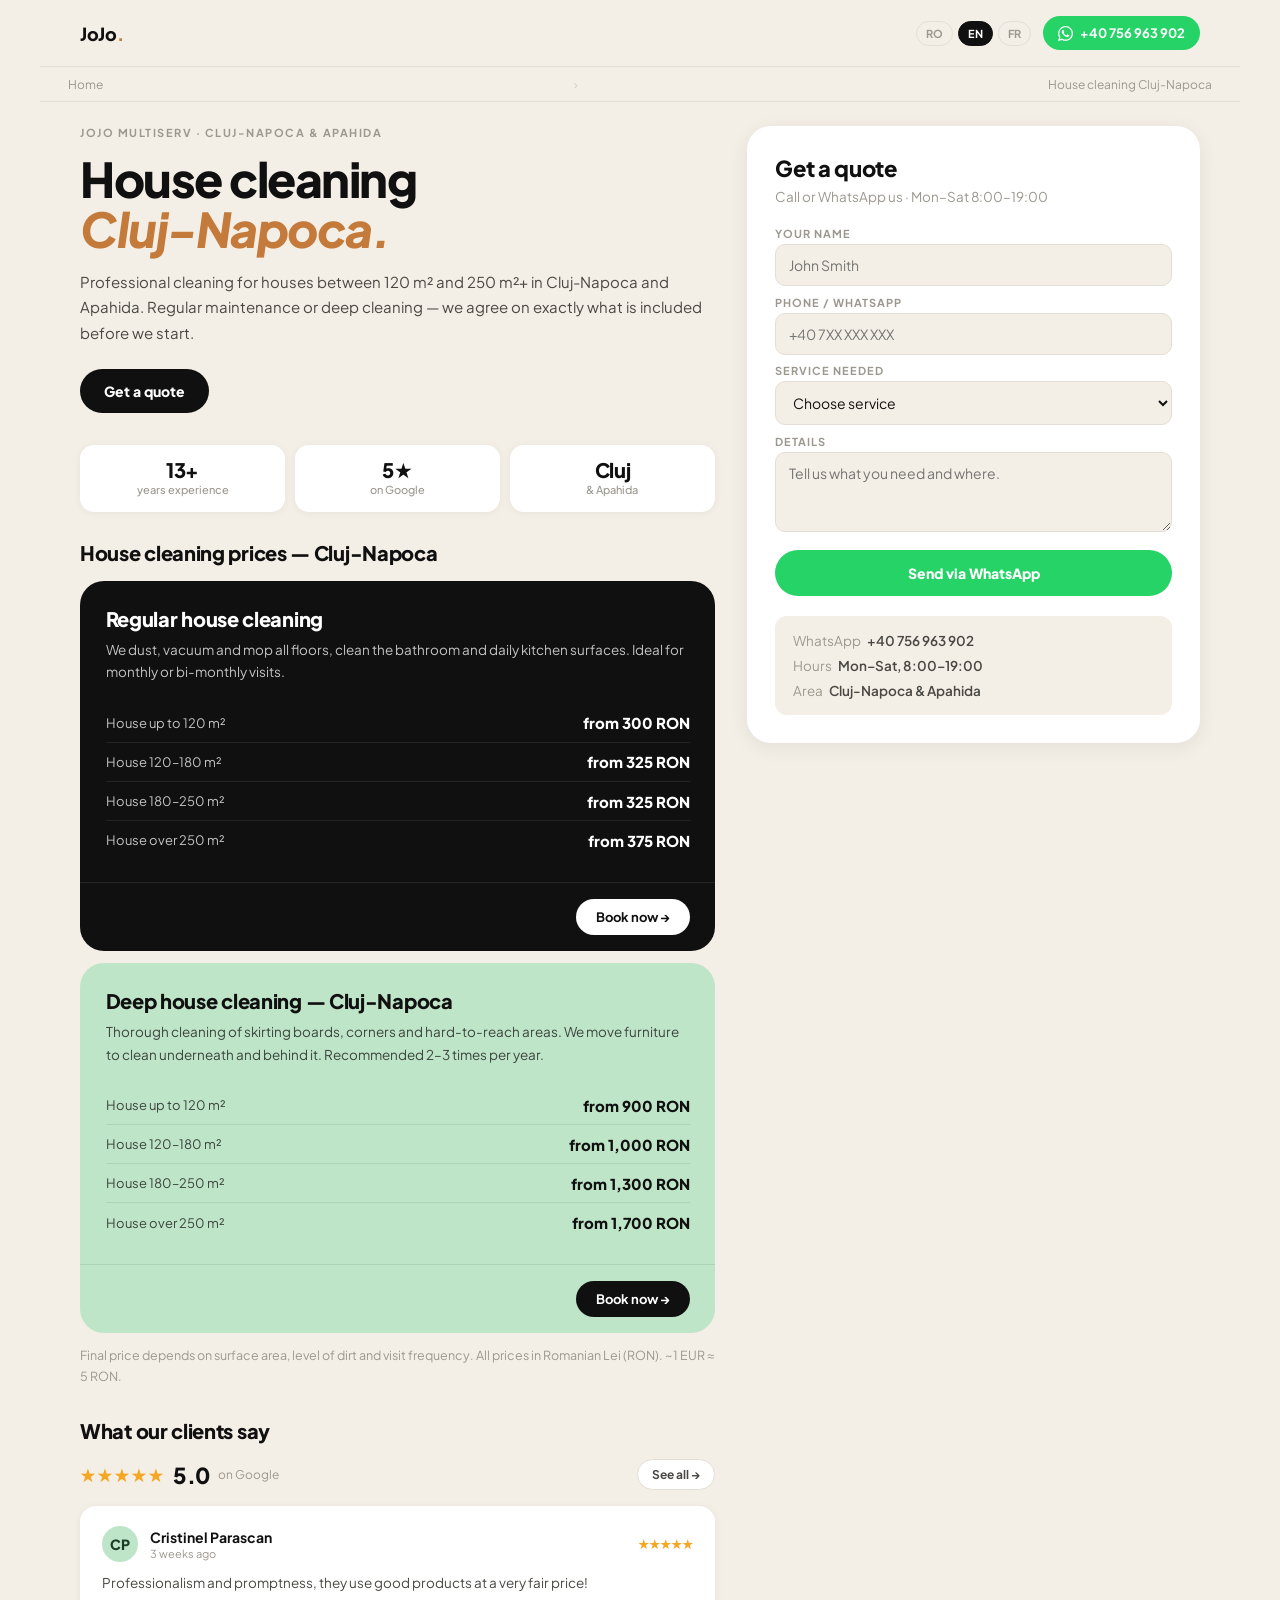
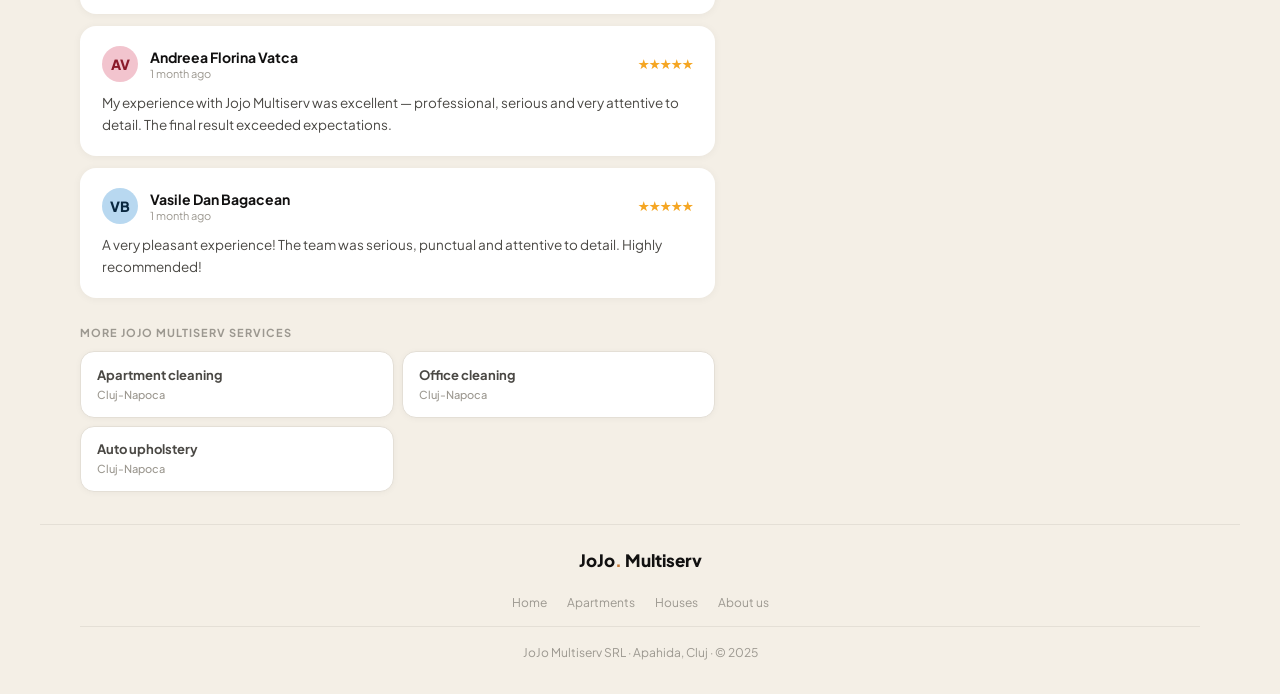
<file: en/house-cleaning-cluj.html>
<!DOCTYPE html>
<html lang="en">
<head>
<meta charset="UTF-8">
<meta name="viewport" content="width=device-width, initial-scale=1, viewport-fit=cover">
<title>House Cleaning Cluj-Napoca | JoJo Multiserv</title>
<meta name="description" content="Professional house cleaning in Cluj-Napoca. Regular cleaning from 300 RON, deep cleaning from 900 RON. Family business, 13+ years experience. Call +40 756 963 902.">
<meta name="robots" content="index, follow">
<link rel="canonical" href="https://jojomultiserv.ro/en/house-cleaning-cluj.html">
<link rel="alternate" hreflang="ro" href="https://jojomultiserv.ro/curatenie-casa-cluj.html">
<link rel="alternate" hreflang="en" href="https://jojomultiserv.ro/en/house-cleaning-cluj.html">
<link rel="alternate" hreflang="fr" href="https://jojomultiserv.ro/fr/nettoyage-maison-cluj.html">
<link rel="alternate" hreflang="x-default" href="https://jojomultiserv.ro/curatenie-casa-cluj.html">
<link rel="preconnect" href="https://fonts.googleapis.com">
<link href="https://fonts.googleapis.com/css2?family=Plus+Jakarta+Sans:ital,wght@0,400;0,500;0,600;0,700;0,800;1,700&display=swap" rel="stylesheet">
<link rel="stylesheet" href="../_shared.css">
<script type="application/ld+json">{"@context":"https://schema.org","@type":"Service","name":"House Cleaning Cluj-Napoca","provider":{"@type":"LocalBusiness","@id":"https://jojomultiserv.ro/#business","name":"JoJo Multiserv SRL","telephone":"+40756963902"},"areaServed":{"@type":"City","name":"Cluj-Napoca"}}</script>
</head>
<body>
<nav>
  <div class="logo"><a href="../index.html">JoJo<span class="logo-dot">.</span></a></div>
  <div class="nav-right">
    <div class="lang-sel">
      <button class="lang-btn" onclick="location.href='../curatenie-casa-cluj.html'">RO</button>
      <button class="lang-btn active">EN</button>
      <button class="lang-btn" onclick="location.href='../fr/nettoyage-maison-cluj.html'">FR</button>
    </div>
    <a href="https://wa.me/40756963902" class="nav-wa" target="_blank" rel="noopener"><svg viewBox="0 0 24 24" fill="white" width="15" height="15"><path d="M17.472 14.382c-.297-.149-1.758-.867-2.03-.967-.273-.099-.471-.148-.67.15-.197.297-.767.966-.94 1.164-.173.199-.347.223-.644.075-.297-.15-1.255-.463-2.39-1.475-.883-.788-1.48-1.761-1.653-2.059-.173-.297-.018-.458.13-.606.134-.133.298-.347.446-.52.149-.174.198-.298.298-.497.099-.198.05-.371-.025-.52-.075-.149-.669-1.612-.916-2.207-.242-.579-.487-.5-.669-.51-.173-.008-.371-.01-.57-.01-.198 0-.52.074-.792.372-.272.297-1.04 1.016-1.04 2.479 0 1.462 1.065 2.875 1.213 3.074.149.198 2.096 3.2 5.077 4.487.709.306 1.262.489 1.694.625.712.227 1.36.195 1.871.118.571-.085 1.758-.719 2.006-1.413.248-.694.248-1.289.173-1.413-.074-.124-.272-.198-.57-.347m-5.421 7.403h-.004a9.87 9.87 0 01-5.031-1.378l-.361-.214-3.741.982.998-3.648-.235-.374a9.86 9.86 0 01-1.51-5.26c.001-5.45 4.436-9.884 9.888-9.884 2.64 0 5.122 1.03 6.988 2.898a9.825 9.825 0 012.893 6.994c-.003 5.45-4.437 9.884-9.885 9.884m8.413-18.297A11.815 11.815 0 0012.05 0C5.495 0 .16 5.335.157 11.892c0 2.096.547 4.142 1.588 5.945L.057 24l6.305-1.654a11.882 11.882 0 005.683 1.448h.005c6.554 0 11.89-5.335 11.893-11.893a11.821 11.821 0 00-3.48-8.413z"/></svg>+40 756 963 902</a>
  </div>
</nav>
<nav class="breadcrumb" aria-label="breadcrumb"><a href="../index.html">Home</a><span class="breadcrumb-sep">›</span><span>House cleaning Cluj-Napoca</span></nav>
<div class="desktop-cols"><div class="desktop-main">
<div class="hero">
  <p class="hero-sup">JoJo Multiserv · Cluj-Napoca & Apahida</p>
  <h1>House cleaning<br><em>Cluj-Napoca.</em></h1>
  <p class="hero-sub">Professional cleaning for houses between 120 m² and 250 m²+ in Cluj-Napoca and Apahida. Regular maintenance or deep cleaning — we agree on exactly what is included before we start.</p>
  <a href="#contact" class="hero-cta">Get a quote</a>
</div>
<div class="stats">
  <div class="stat"><div class="stat-n">13+</div><div class="stat-l">years experience</div></div>
  <div class="stat"><div class="stat-n">5★</div><div class="stat-l">on Google</div></div>
  <div class="stat"><div class="stat-n">Cluj</div><div class="stat-l">& Apahida</div></div>
</div>
<h2 class="slabel" id="services">House cleaning prices — Cluj-Napoca</h2>
<div class="svc-card c-dark"><div class="svc-card-top"><h3 class="svc-name">Regular house cleaning</h3><p class="svc-desc">We dust, vacuum and mop all floors, clean the bathroom and daily kitchen surfaces. Ideal for monthly or bi-monthly visits.</p><div class="price-table"><div class="price-row"><span class="price-type">House up to 120 m²</span><span class="price-val">from 300 RON</span></div><div class="price-row"><span class="price-type">House 120–180 m²</span><span class="price-val">from 325 RON</span></div><div class="price-row"><span class="price-type">House 180–250 m²</span><span class="price-val">from 325 RON</span></div><div class="price-row"><span class="price-type">House over 250 m²</span><span class="price-val">from 375 RON</span></div></div></div><div class="svc-card-bottom"><a href="#contact" class="svc-cta btn-white">Book now →</a></div></div>
<div class="svc-card c-green" style="margin-top:.75rem;"><div class="svc-card-top"><h3 class="svc-name">Deep house cleaning — Cluj-Napoca</h3><p class="svc-desc">Thorough cleaning of skirting boards, corners and hard-to-reach areas. We move furniture to clean underneath and behind it. Recommended 2–3 times per year.</p><div class="price-table"><div class="price-row"><span class="price-type">House up to 120 m²</span><span class="price-val">from 900 RON</span></div><div class="price-row"><span class="price-type">House 120–180 m²</span><span class="price-val">from 1,000 RON</span></div><div class="price-row"><span class="price-type">House 180–250 m²</span><span class="price-val">from 1,300 RON</span></div><div class="price-row"><span class="price-type">House over 250 m²</span><span class="price-val">from 1,700 RON</span></div></div></div><div class="svc-card-bottom"><a href="#contact" class="svc-cta btn-black">Book now →</a></div></div>
<p class="price-note">Final price depends on surface area, level of dirt and visit frequency. All prices in Romanian Lei (RON). ~1 EUR ≈ 5 RON.</p>
<h2 class="slabel">What our clients say</h2>
<div class="reviews-wrap"><div class="reviews-header"><div class="reviews-rating"><div class="reviews-stars">★★★★★</div><div class="reviews-score">5.0</div><div class="reviews-count">on Google</div></div><a href="https://maps.app.goo.gl/R52fA2uPNh3WjpbYA" target="_blank" rel="noopener" class="reviews-google-btn">See all →</a></div><div class="review-cards"><div class="review-card"><div class="review-top"><div class="review-avatar">CP</div><div><div class="review-name">Cristinel Parascan</div><div class="review-meta">3 weeks ago</div></div><div class="review-stars">★★★★★</div></div><p class="review-text">Professionalism and promptness, they use good products at a very fair price!</p></div><div class="review-card"><div class="review-top"><div class="review-avatar" style="background:var(--pink);color:#8B1A2A;">AV</div><div><div class="review-name">Andreea Florina Vatca</div><div class="review-meta">1 month ago</div></div><div class="review-stars">★★★★★</div></div><p class="review-text">My experience with Jojo Multiserv was excellent — professional, serious and very attentive to detail. The final result exceeded expectations.</p></div><div class="review-card"><div class="review-top"><div class="review-avatar" style="background:var(--blue);color:#0A2840;">VB</div><div><div class="review-name">Vasile Dan Bagacean</div><div class="review-meta">1 month ago</div></div><div class="review-stars">★★★★★</div></div><p class="review-text">A very pleasant experience! The team was serious, punctual and attentive to detail. Highly recommended!</p></div></div></div>
<div class="other-services"><div class="other-title">More JoJo Multiserv services</div><div class="other-grid"><a href="apartment-cleaning-cluj.html" class="other-link">Apartment cleaning<small>Cluj-Napoca</small></a><a href="../curatenie-birou-cluj.html" class="other-link">Office cleaning<small>Cluj-Napoca</small></a><a href="../curatenie-auto-cluj.html" class="other-link">Auto upholstery<small>Cluj-Napoca</small></a></div></div>
</div>
<div class="desktop-side"><div class="contact-card" id="contact-side"><h2>Get a quote</h2><p class="contact-sub">Call or WhatsApp us · Mon–Sat 8:00–19:00</p><div class="cf"><div><label>Your name</label><input type="text" id="cf-name-s" placeholder="John Smith"></div><div><label>Phone / WhatsApp</label><input type="tel" id="cf-phone-s" placeholder="+40 7XX XXX XXX"></div><div><label>Service needed</label><select id="cf-service-s"><option value="">Choose service</option><option>Regular cleaning</option><option>Deep cleaning</option><option>Post-construction cleaning</option><option>Upholstery cleaning</option><option>Other</option></select></div><div><label>Details</label><textarea id="cf-details-s" placeholder="Tell us what you need and where."></textarea></div><button class="wa-submit" id="cf-wa-btn-s">Send via WhatsApp</button></div><div class="contact-info"><div class="ci"><span>WhatsApp</span>+40 756 963 902</div><div class="ci"><span>Hours</span>Mon–Sat, 8:00–19:00</div><div class="ci"><span>Area</span>Cluj-Napoca & Apahida</div></div></div></div>
</div>
<div class="mobile-only contact-card" id="contact"><h2>Get a quote</h2><p class="contact-sub">Call or WhatsApp us · Mon–Sat 8:00–19:00</p><div class="cf"><div><label>Your name</label><input type="text" id="cf-name" placeholder="John Smith"></div><div><label>Phone / WhatsApp</label><input type="tel" id="cf-phone" placeholder="+40 7XX XXX XXX"></div><div><label>Service needed</label><select id="cf-service"><option value="">Choose service</option><option>Regular cleaning</option><option>Deep cleaning</option><option>Upholstery cleaning</option><option>Other</option></select></div><div><label>Details</label><textarea id="cf-details" placeholder="Tell us what you need and where."></textarea></div><button class="wa-submit" id="cf-wa-btn">Send via WhatsApp</button></div><div class="contact-info"><div class="ci"><span>WhatsApp</span>+40 756 963 902</div></div></div>
<footer><div class="footer-logo">JoJo<span>.</span> Multiserv</div><nav class="footer-nav"><a href="../index.html">Home</a><a href="apartment-cleaning-cluj.html">Apartments</a><a href="house-cleaning-cluj.html">Houses</a><a href="../despre-noi.html">About us</a></nav><p class="footer-copy">JoJo Multiserv SRL · Apahida, Cluj · © 2025</p></footer>
<script>
function waForm(n,p,s,d){var nm=document.getElementById(n)?.value||'',ph=document.getElementById(p)?.value||'',sv=document.getElementById(s)?.value||'',dt=document.getElementById(d)?.value||'';var msg='Hello!\n';if(nm)msg+='Name: '+nm+'\n';if(ph)msg+='Phone: '+ph+'\n';if(sv)msg+='Service: '+sv+'\n';if(dt)msg+='Details: '+dt;window.open('https://wa.me/40756963902?text='+encodeURIComponent(msg),'_blank');}
document.getElementById('cf-wa-btn')?.addEventListener('click',function(){waForm('cf-name','cf-phone','cf-service','cf-details');});
document.getElementById('cf-wa-btn-s')?.addEventListener('click',function(){waForm('cf-name-s','cf-phone-s','cf-service-s','cf-details-s');});
</script>
</body></html>
</file>
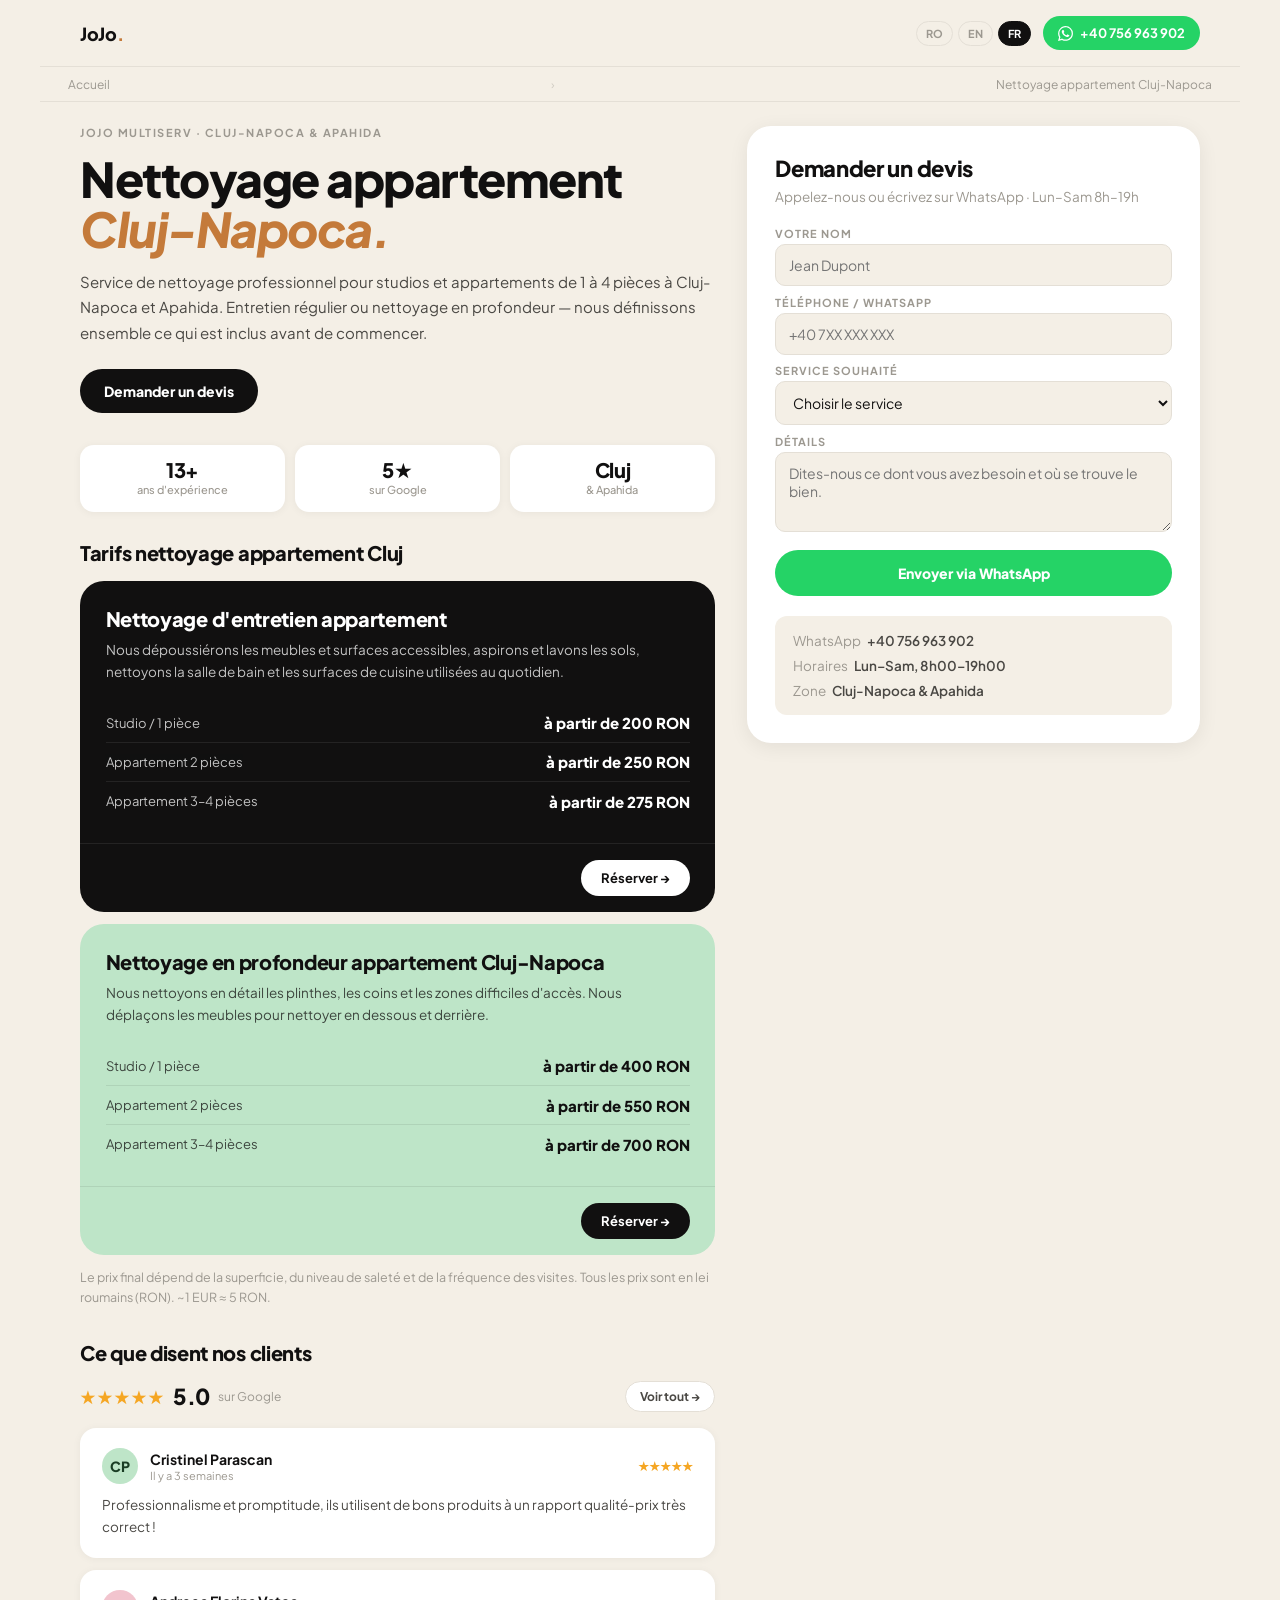
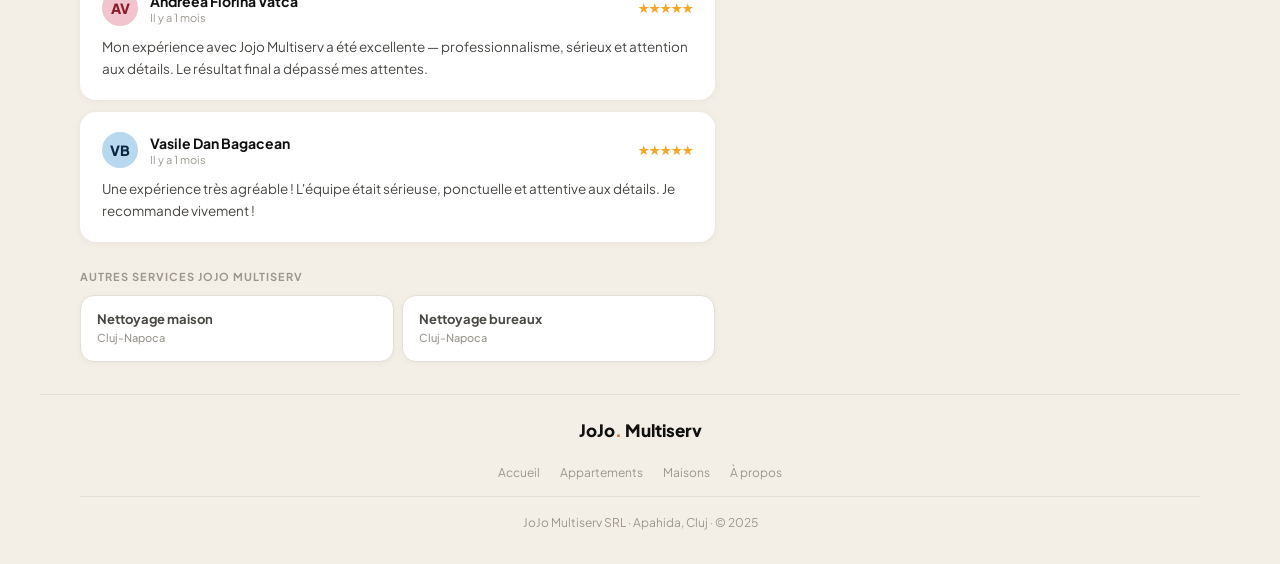
<file: fr/nettoyage-appartement-cluj.html>
<!DOCTYPE html>
<html lang="fr">
<head>
<meta charset="UTF-8">
<meta name="viewport" content="width=device-width, initial-scale=1, viewport-fit=cover">
<title>Nettoyage appartement Cluj-Napoca | JoJo Multiserv</title>
<meta name="description" content="Service de nettoyage professionnel pour appartements à Cluj-Napoca. Entretien à partir de 200 RON, nettoyage en profondeur à partir de 400 RON. Entreprise familiale, 13+ ans d'expérience. Appelez le +40 756 963 902.">
<meta name="robots" content="index, follow">
<link rel="canonical" href="https://jojomultiserv.ro/fr/nettoyage-appartement-cluj.html">
<link rel="alternate" hreflang="ro" href="https://jojomultiserv.ro/curatenie-apartament-cluj.html">
<link rel="alternate" hreflang="en" href="https://jojomultiserv.ro/en/apartment-cleaning-cluj.html">
<link rel="alternate" hreflang="fr" href="https://jojomultiserv.ro/fr/nettoyage-appartement-cluj.html">
<link rel="alternate" hreflang="x-default" href="https://jojomultiserv.ro/curatenie-apartament-cluj.html">
<link rel="preconnect" href="https://fonts.googleapis.com">
<link href="https://fonts.googleapis.com/css2?family=Plus+Jakarta+Sans:ital,wght@0,400;0,500;0,600;0,700;0,800;1,700&display=swap" rel="stylesheet">
<link rel="stylesheet" href="../_shared.css">
<script type="application/ld+json">{"@context":"https://schema.org","@type":"Service","name":"Nettoyage appartement Cluj-Napoca","provider":{"@type":"LocalBusiness","@id":"https://jojomultiserv.ro/#business","name":"JoJo Multiserv SRL","telephone":"+40756963902"},"areaServed":{"@type":"City","name":"Cluj-Napoca"}}</script>
</head>
<body>
<nav>
  <div class="logo"><a href="../index.html">JoJo<span class="logo-dot">.</span></a></div>
  <div class="nav-right">
    <div class="lang-sel">
      <button class="lang-btn" onclick="location.href='../curatenie-apartament-cluj.html'">RO</button>
      <button class="lang-btn" onclick="location.href='../en/apartment-cleaning-cluj.html'">EN</button>
      <button class="lang-btn active">FR</button>
    </div>
    <a href="https://wa.me/40756963902" class="nav-wa" target="_blank" rel="noopener"><svg viewBox="0 0 24 24" fill="white" width="15" height="15"><path d="M17.472 14.382c-.297-.149-1.758-.867-2.03-.967-.273-.099-.471-.148-.67.15-.197.297-.767.966-.94 1.164-.173.199-.347.223-.644.075-.297-.15-1.255-.463-2.39-1.475-.883-.788-1.48-1.761-1.653-2.059-.173-.297-.018-.458.13-.606.134-.133.298-.347.446-.52.149-.174.198-.298.298-.497.099-.198.05-.371-.025-.52-.075-.149-.669-1.612-.916-2.207-.242-.579-.487-.5-.669-.51-.173-.008-.371-.01-.57-.01-.198 0-.52.074-.792.372-.272.297-1.04 1.016-1.04 2.479 0 1.462 1.065 2.875 1.213 3.074.149.198 2.096 3.2 5.077 4.487.709.306 1.262.489 1.694.625.712.227 1.36.195 1.871.118.571-.085 1.758-.719 2.006-1.413.248-.694.248-1.289.173-1.413-.074-.124-.272-.198-.57-.347m-5.421 7.403h-.004a9.87 9.87 0 01-5.031-1.378l-.361-.214-3.741.982.998-3.648-.235-.374a9.86 9.86 0 01-1.51-5.26c.001-5.45 4.436-9.884 9.888-9.884 2.64 0 5.122 1.03 6.988 2.898a9.825 9.825 0 012.893 6.994c-.003 5.45-4.437 9.884-9.885 9.884m8.413-18.297A11.815 11.815 0 0012.05 0C5.495 0 .16 5.335.157 11.892c0 2.096.547 4.142 1.588 5.945L.057 24l6.305-1.654a11.882 11.882 0 005.683 1.448h.005c6.554 0 11.89-5.335 11.893-11.893a11.821 11.821 0 00-3.48-8.413z"/></svg>+40 756 963 902</a>
  </div>
</nav>
<nav class="breadcrumb" aria-label="breadcrumb"><a href="../index.html">Accueil</a><span class="breadcrumb-sep">›</span><span>Nettoyage appartement Cluj-Napoca</span></nav>
<div class="desktop-cols"><div class="desktop-main">
<div class="hero">
  <p class="hero-sup">JoJo Multiserv · Cluj-Napoca & Apahida</p>
  <h1>Nettoyage appartement<br><em>Cluj-Napoca.</em></h1>
  <p class="hero-sub">Service de nettoyage professionnel pour studios et appartements de 1 à 4 pièces à Cluj-Napoca et Apahida. Entretien régulier ou nettoyage en profondeur — nous définissons ensemble ce qui est inclus avant de commencer.</p>
  <a href="#contact" class="hero-cta">Demander un devis</a>
</div>
<div class="stats">
  <div class="stat"><div class="stat-n">13+</div><div class="stat-l">ans d'expérience</div></div>
  <div class="stat"><div class="stat-n">5★</div><div class="stat-l">sur Google</div></div>
  <div class="stat"><div class="stat-n">Cluj</div><div class="stat-l">& Apahida</div></div>
</div>
<h2 class="slabel" id="services">Tarifs nettoyage appartement Cluj</h2>
<div class="svc-card c-dark"><div class="svc-card-top"><h3 class="svc-name">Nettoyage d'entretien appartement</h3><p class="svc-desc">Nous dépoussiérons les meubles et surfaces accessibles, aspirons et lavons les sols, nettoyons la salle de bain et les surfaces de cuisine utilisées au quotidien.</p><div class="price-table"><div class="price-row"><span class="price-type">Studio / 1 pièce</span><span class="price-val">à partir de 200 RON</span></div><div class="price-row"><span class="price-type">Appartement 2 pièces</span><span class="price-val">à partir de 250 RON</span></div><div class="price-row"><span class="price-type">Appartement 3–4 pièces</span><span class="price-val">à partir de 275 RON</span></div></div></div><div class="svc-card-bottom"><a href="#contact" class="svc-cta btn-white">Réserver →</a></div></div>
<div class="svc-card c-green" style="margin-top:.75rem;"><div class="svc-card-top"><h3 class="svc-name">Nettoyage en profondeur appartement Cluj-Napoca</h3><p class="svc-desc">Nous nettoyons en détail les plinthes, les coins et les zones difficiles d'accès. Nous déplaçons les meubles pour nettoyer en dessous et derrière.</p><div class="price-table"><div class="price-row"><span class="price-type">Studio / 1 pièce</span><span class="price-val">à partir de 400 RON</span></div><div class="price-row"><span class="price-type">Appartement 2 pièces</span><span class="price-val">à partir de 550 RON</span></div><div class="price-row"><span class="price-type">Appartement 3–4 pièces</span><span class="price-val">à partir de 700 RON</span></div></div></div><div class="svc-card-bottom"><a href="#contact" class="svc-cta btn-black">Réserver →</a></div></div>
<p class="price-note">Le prix final dépend de la superficie, du niveau de saleté et de la fréquence des visites. Tous les prix sont en lei roumains (RON). ~1 EUR ≈ 5 RON.</p>
<h2 class="slabel">Ce que disent nos clients</h2>
<div class="reviews-wrap"><div class="reviews-header"><div class="reviews-rating"><div class="reviews-stars">★★★★★</div><div class="reviews-score">5.0</div><div class="reviews-count">sur Google</div></div><a href="https://maps.app.goo.gl/R52fA2uPNh3WjpbYA" target="_blank" rel="noopener" class="reviews-google-btn">Voir tout →</a></div><div class="review-cards"><div class="review-card"><div class="review-top"><div class="review-avatar">CP</div><div><div class="review-name">Cristinel Parascan</div><div class="review-meta">Il y a 3 semaines</div></div><div class="review-stars">★★★★★</div></div><p class="review-text">Professionnalisme et promptitude, ils utilisent de bons produits à un rapport qualité-prix très correct !</p></div><div class="review-card"><div class="review-top"><div class="review-avatar" style="background:var(--pink);color:#8B1A2A;">AV</div><div><div class="review-name">Andreea Florina Vatca</div><div class="review-meta">Il y a 1 mois</div></div><div class="review-stars">★★★★★</div></div><p class="review-text">Mon expérience avec Jojo Multiserv a été excellente — professionnalisme, sérieux et attention aux détails. Le résultat final a dépassé mes attentes.</p></div><div class="review-card"><div class="review-top"><div class="review-avatar" style="background:var(--blue);color:#0A2840;">VB</div><div><div class="review-name">Vasile Dan Bagacean</div><div class="review-meta">Il y a 1 mois</div></div><div class="review-stars">★★★★★</div></div><p class="review-text">Une expérience très agréable ! L'équipe était sérieuse, ponctuelle et attentive aux détails. Je recommande vivement !</p></div></div></div>
<div class="other-services"><div class="other-title">Autres services JoJo Multiserv</div><div class="other-grid"><a href="nettoyage-maison-cluj.html" class="other-link">Nettoyage maison<small>Cluj-Napoca</small></a><a href="../curatenie-birou-cluj.html" class="other-link">Nettoyage bureaux<small>Cluj-Napoca</small></a></div></div>
</div>
<div class="desktop-side"><div class="contact-card" id="contact-side"><h2>Demander un devis</h2><p class="contact-sub">Appelez-nous ou écrivez sur WhatsApp · Lun–Sam 8h–19h</p><div class="cf"><div><label>Votre nom</label><input type="text" id="cf-name-s" placeholder="Jean Dupont"></div><div><label>Téléphone / WhatsApp</label><input type="tel" id="cf-phone-s" placeholder="+40 7XX XXX XXX"></div><div><label>Service souhaité</label><select id="cf-service-s"><option value="">Choisir le service</option><option>Nettoyage régulier</option><option>Nettoyage en profondeur</option><option>Nettoyage de la tapisserie</option><option>Autre</option></select></div><div><label>Détails</label><textarea id="cf-details-s" placeholder="Dites-nous ce dont vous avez besoin et où se trouve le bien."></textarea></div><button class="wa-submit" id="cf-wa-btn-s">Envoyer via WhatsApp</button></div><div class="contact-info"><div class="ci"><span>WhatsApp</span>+40 756 963 902</div><div class="ci"><span>Horaires</span>Lun–Sam, 8h00–19h00</div><div class="ci"><span>Zone</span>Cluj-Napoca & Apahida</div></div></div></div>
</div>
<div class="mobile-only contact-card" id="contact"><h2>Demander un devis</h2><p class="contact-sub">Appelez-nous ou écrivez sur WhatsApp · Lun–Sam 8h–19h</p><div class="cf"><div><label>Votre nom</label><input type="text" id="cf-name" placeholder="Jean Dupont"></div><div><label>Téléphone / WhatsApp</label><input type="tel" id="cf-phone" placeholder="+40 7XX XXX XXX"></div><div><label>Service souhaité</label><select id="cf-service"><option value="">Choisir le service</option><option>Nettoyage régulier</option><option>Nettoyage en profondeur</option><option>Nettoyage de la tapisserie</option><option>Autre</option></select></div><div><label>Détails</label><textarea id="cf-details" placeholder="Dites-nous ce dont vous avez besoin."></textarea></div><button class="wa-submit" id="cf-wa-btn">Envoyer via WhatsApp</button></div><div class="contact-info"><div class="ci"><span>WhatsApp</span>+40 756 963 902</div></div></div>
<footer><div class="footer-logo">JoJo<span>.</span> Multiserv</div><nav class="footer-nav"><a href="../index.html">Accueil</a><a href="nettoyage-appartement-cluj.html">Appartements</a><a href="nettoyage-maison-cluj.html">Maisons</a><a href="../despre-noi.html">À propos</a></nav><p class="footer-copy">JoJo Multiserv SRL · Apahida, Cluj · © 2025</p></footer>
<script>
function waForm(n,p,s,d){var nm=document.getElementById(n)?.value||'',ph=document.getElementById(p)?.value||'',sv=document.getElementById(s)?.value||'',dt=document.getElementById(d)?.value||'';var msg='Bonjour!\n';if(nm)msg+='Nom: '+nm+'\n';if(ph)msg+='Téléphone: '+ph+'\n';if(sv)msg+='Service: '+sv+'\n';if(dt)msg+='Détails: '+dt;window.open('https://wa.me/40756963902?text='+encodeURIComponent(msg),'_blank');}
document.getElementById('cf-wa-btn')?.addEventListener('click',function(){waForm('cf-name','cf-phone','cf-service','cf-details');});
document.getElementById('cf-wa-btn-s')?.addEventListener('click',function(){waForm('cf-name-s','cf-phone-s','cf-service-s','cf-details-s');});
</script>
</body></html>
</file>
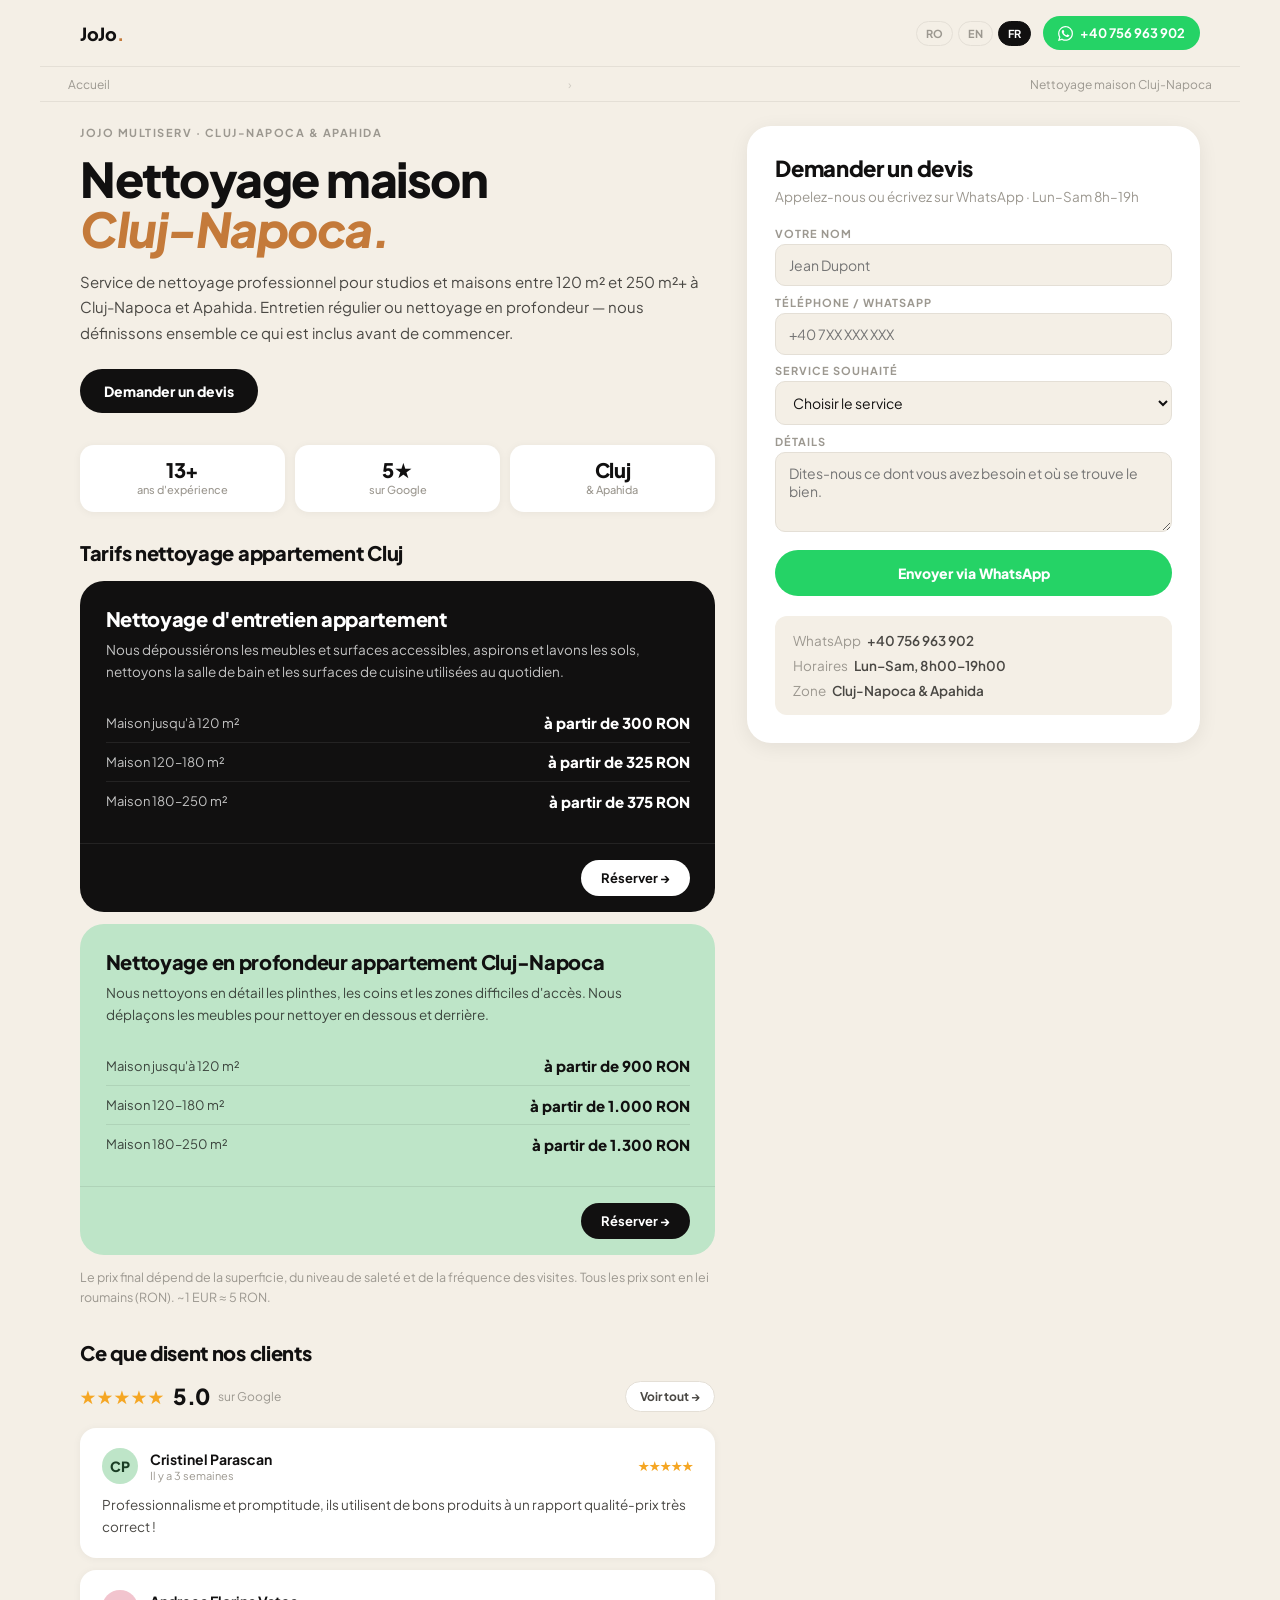
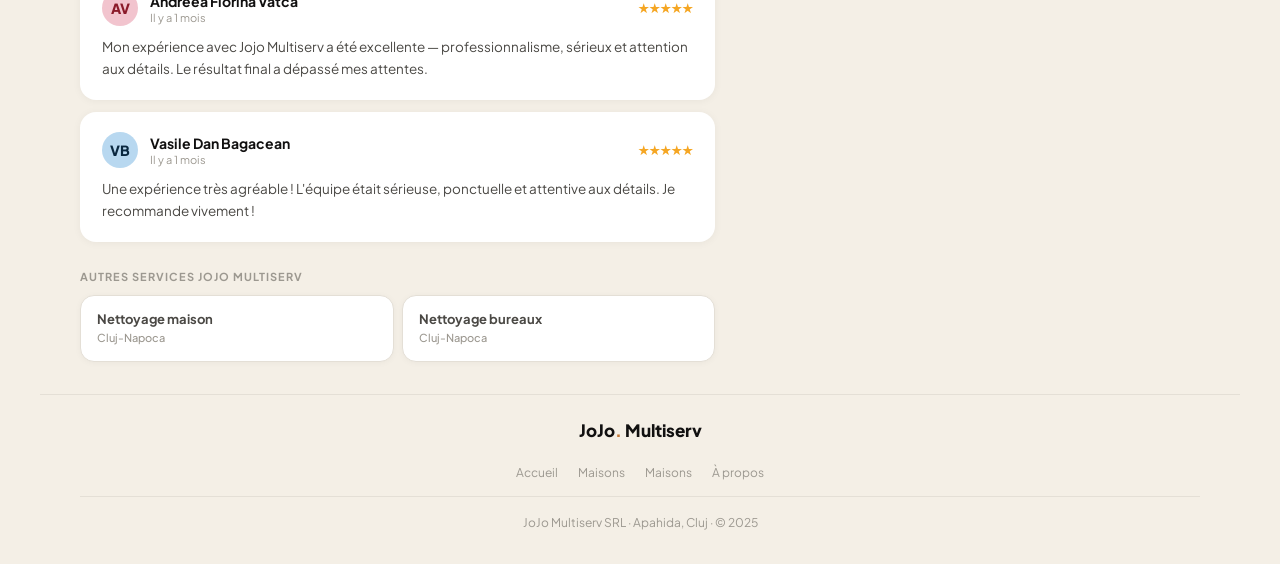
<file: fr/nettoyage-maison-cluj.html>
<!DOCTYPE html>
<html lang="fr">
<head>
<meta charset="UTF-8">
<meta name="viewport" content="width=device-width, initial-scale=1, viewport-fit=cover">
<title>Nettoyage maison Cluj-Napoca | JoJo Multiserv</title>
<meta name="description" content="Service de nettoyage professionnel pour appartements à Cluj-Napoca. Entretien à partir de 300 RON, nettoyage en profondeur à partir de 900 RON. Entreprise familiale, 13+ ans d'expérience. Appelez le +40 756 963 902.">
<meta name="robots" content="index, follow">
<link rel="canonical" href="https://jojomultiserv.ro/fr/nettoyage-maison-cluj.html">
<link rel="alternate" hreflang="ro" href="https://jojomultiserv.ro/curatenie-apartament-cluj.html">
<link rel="alternate" hreflang="en" href="https://jojomultiserv.ro/en/apartment-cleaning-cluj.html">
<link rel="alternate" hreflang="fr" href="https://jojomultiserv.ro/fr/nettoyage-maison-cluj.html">
<link rel="alternate" hreflang="x-default" href="https://jojomultiserv.ro/curatenie-apartament-cluj.html">
<link rel="preconnect" href="https://fonts.googleapis.com">
<link href="https://fonts.googleapis.com/css2?family=Plus+Jakarta+Sans:ital,wght@0,400;0,500;0,600;0,700;0,800;1,700&display=swap" rel="stylesheet">
<link rel="stylesheet" href="../_shared.css">
<script type="application/ld+json">{"@context":"https://schema.org","@type":"Service","name":"Nettoyage maison Cluj-Napoca","provider":{"@type":"LocalBusiness","@id":"https://jojomultiserv.ro/#business","name":"JoJo Multiserv SRL","telephone":"+40756963902"},"areaServed":{"@type":"City","name":"Cluj-Napoca"}}</script>
</head>
<body>
<nav>
  <div class="logo"><a href="../index.html">JoJo<span class="logo-dot">.</span></a></div>
  <div class="nav-right">
    <div class="lang-sel">
      <button class="lang-btn" onclick="location.href='../curatenie-apartament-cluj.html'">RO</button>
      <button class="lang-btn" onclick="location.href='../en/apartment-cleaning-cluj.html'">EN</button>
      <button class="lang-btn active">FR</button>
    </div>
    <a href="https://wa.me/40756963902" class="nav-wa" target="_blank" rel="noopener"><svg viewBox="0 0 24 24" fill="white" width="15" height="15"><path d="M17.472 14.382c-.297-.149-1.758-.867-2.03-.967-.273-.099-.471-.148-.67.15-.197.297-.767.966-.94 1.164-.173.199-.347.223-.644.075-.297-.15-1.255-.463-2.39-1.475-.883-.788-1.48-1.761-1.653-2.059-.173-.297-.018-.458.13-.606.134-.133.298-.347.446-.52.149-.174.198-.298.298-.497.099-.198.05-.371-.025-.52-.075-.149-.669-1.612-.916-2.207-.242-.579-.487-.5-.669-.51-.173-.008-.371-.01-.57-.01-.198 0-.52.074-.792.372-.272.297-1.04 1.016-1.04 2.479 0 1.462 1.065 2.875 1.213 3.074.149.198 2.096 3.2 5.077 4.487.709.306 1.262.489 1.694.625.712.227 1.36.195 1.871.118.571-.085 1.758-.719 2.006-1.413.248-.694.248-1.289.173-1.413-.074-.124-.272-.198-.57-.347m-5.421 7.403h-.004a9.87 9.87 0 01-5.031-1.378l-.361-.214-3.741.982.998-3.648-.235-.374a9.86 9.86 0 01-1.51-5.26c.001-5.45 4.436-9.884 9.888-9.884 2.64 0 5.122 1.03 6.988 2.898a9.825 9.825 0 012.893 6.994c-.003 5.45-4.437 9.884-9.885 9.884m8.413-18.297A11.815 11.815 0 0012.05 0C5.495 0 .16 5.335.157 11.892c0 2.096.547 4.142 1.588 5.945L.057 24l6.305-1.654a11.882 11.882 0 005.683 1.448h.005c6.554 0 11.89-5.335 11.893-11.893a11.821 11.821 0 00-3.48-8.413z"/></svg>+40 756 963 902</a>
  </div>
</nav>
<nav class="breadcrumb" aria-label="breadcrumb"><a href="../index.html">Accueil</a><span class="breadcrumb-sep">›</span><span>Nettoyage maison Cluj-Napoca</span></nav>
<div class="desktop-cols"><div class="desktop-main">
<div class="hero">
  <p class="hero-sup">JoJo Multiserv · Cluj-Napoca & Apahida</p>
  <h1>Nettoyage maison<br><em>Cluj-Napoca.</em></h1>
  <p class="hero-sub">Service de nettoyage professionnel pour studios et maisons entre 120 m² et 250 m²+ à Cluj-Napoca et Apahida. Entretien régulier ou nettoyage en profondeur — nous définissons ensemble ce qui est inclus avant de commencer.</p>
  <a href="#contact" class="hero-cta">Demander un devis</a>
</div>
<div class="stats">
  <div class="stat"><div class="stat-n">13+</div><div class="stat-l">ans d'expérience</div></div>
  <div class="stat"><div class="stat-n">5★</div><div class="stat-l">sur Google</div></div>
  <div class="stat"><div class="stat-n">Cluj</div><div class="stat-l">& Apahida</div></div>
</div>
<h2 class="slabel" id="services">Tarifs nettoyage appartement Cluj</h2>
<div class="svc-card c-dark"><div class="svc-card-top"><h3 class="svc-name">Nettoyage d'entretien appartement</h3><p class="svc-desc">Nous dépoussiérons les meubles et surfaces accessibles, aspirons et lavons les sols, nettoyons la salle de bain et les surfaces de cuisine utilisées au quotidien.</p><div class="price-table"><div class="price-row"><span class="price-type">Maison jusqu'à 120 m²</span><span class="price-val">à partir de 300 RON</span></div><div class="price-row"><span class="price-type">Maison 120–180 m²</span><span class="price-val">à partir de 325 RON</span></div><div class="price-row"><span class="price-type">Maison 180–250 m²</span><span class="price-val">à partir de 375 RON</span></div></div></div><div class="svc-card-bottom"><a href="#contact" class="svc-cta btn-white">Réserver →</a></div></div>
<div class="svc-card c-green" style="margin-top:.75rem;"><div class="svc-card-top"><h3 class="svc-name">Nettoyage en profondeur appartement Cluj-Napoca</h3><p class="svc-desc">Nous nettoyons en détail les plinthes, les coins et les zones difficiles d'accès. Nous déplaçons les meubles pour nettoyer en dessous et derrière.</p><div class="price-table"><div class="price-row"><span class="price-type">Maison jusqu'à 120 m²</span><span class="price-val">à partir de 900 RON</span></div><div class="price-row"><span class="price-type">Maison 120–180 m²</span><span class="price-val">à partir de 1.000 RON</span></div><div class="price-row"><span class="price-type">Maison 180–250 m²</span><span class="price-val">à partir de 1.300 RON</span></div></div></div><div class="svc-card-bottom"><a href="#contact" class="svc-cta btn-black">Réserver →</a></div></div>
<p class="price-note">Le prix final dépend de la superficie, du niveau de saleté et de la fréquence des visites. Tous les prix sont en lei roumains (RON). ~1 EUR ≈ 5 RON.</p>
<h2 class="slabel">Ce que disent nos clients</h2>
<div class="reviews-wrap"><div class="reviews-header"><div class="reviews-rating"><div class="reviews-stars">★★★★★</div><div class="reviews-score">5.0</div><div class="reviews-count">sur Google</div></div><a href="https://maps.app.goo.gl/R52fA2uPNh3WjpbYA" target="_blank" rel="noopener" class="reviews-google-btn">Voir tout →</a></div><div class="review-cards"><div class="review-card"><div class="review-top"><div class="review-avatar">CP</div><div><div class="review-name">Cristinel Parascan</div><div class="review-meta">Il y a 3 semaines</div></div><div class="review-stars">★★★★★</div></div><p class="review-text">Professionnalisme et promptitude, ils utilisent de bons produits à un rapport qualité-prix très correct !</p></div><div class="review-card"><div class="review-top"><div class="review-avatar" style="background:var(--pink);color:#8B1A2A;">AV</div><div><div class="review-name">Andreea Florina Vatca</div><div class="review-meta">Il y a 1 mois</div></div><div class="review-stars">★★★★★</div></div><p class="review-text">Mon expérience avec Jojo Multiserv a été excellente — professionnalisme, sérieux et attention aux détails. Le résultat final a dépassé mes attentes.</p></div><div class="review-card"><div class="review-top"><div class="review-avatar" style="background:var(--blue);color:#0A2840;">VB</div><div><div class="review-name">Vasile Dan Bagacean</div><div class="review-meta">Il y a 1 mois</div></div><div class="review-stars">★★★★★</div></div><p class="review-text">Une expérience très agréable ! L'équipe était sérieuse, ponctuelle et attentive aux détails. Je recommande vivement !</p></div></div></div>
<div class="other-services"><div class="other-title">Autres services JoJo Multiserv</div><div class="other-grid"><a href="nettoyage-maison-cluj.html" class="other-link">Nettoyage maison<small>Cluj-Napoca</small></a><a href="../curatenie-birou-cluj.html" class="other-link">Nettoyage bureaux<small>Cluj-Napoca</small></a></div></div>
</div>
<div class="desktop-side"><div class="contact-card" id="contact-side"><h2>Demander un devis</h2><p class="contact-sub">Appelez-nous ou écrivez sur WhatsApp · Lun–Sam 8h–19h</p><div class="cf"><div><label>Votre nom</label><input type="text" id="cf-name-s" placeholder="Jean Dupont"></div><div><label>Téléphone / WhatsApp</label><input type="tel" id="cf-phone-s" placeholder="+40 7XX XXX XXX"></div><div><label>Service souhaité</label><select id="cf-service-s"><option value="">Choisir le service</option><option>Nettoyage régulier</option><option>Nettoyage en profondeur</option><option>Nettoyage de la tapisserie</option><option>Autre</option></select></div><div><label>Détails</label><textarea id="cf-details-s" placeholder="Dites-nous ce dont vous avez besoin et où se trouve le bien."></textarea></div><button class="wa-submit" id="cf-wa-btn-s">Envoyer via WhatsApp</button></div><div class="contact-info"><div class="ci"><span>WhatsApp</span>+40 756 963 902</div><div class="ci"><span>Horaires</span>Lun–Sam, 8h00–19h00</div><div class="ci"><span>Zone</span>Cluj-Napoca & Apahida</div></div></div></div>
</div>
<div class="mobile-only contact-card" id="contact"><h2>Demander un devis</h2><p class="contact-sub">Appelez-nous ou écrivez sur WhatsApp · Lun–Sam 8h–19h</p><div class="cf"><div><label>Votre nom</label><input type="text" id="cf-name" placeholder="Jean Dupont"></div><div><label>Téléphone / WhatsApp</label><input type="tel" id="cf-phone" placeholder="+40 7XX XXX XXX"></div><div><label>Service souhaité</label><select id="cf-service"><option value="">Choisir le service</option><option>Nettoyage régulier</option><option>Nettoyage en profondeur</option><option>Nettoyage de la tapisserie</option><option>Autre</option></select></div><div><label>Détails</label><textarea id="cf-details" placeholder="Dites-nous ce dont vous avez besoin."></textarea></div><button class="wa-submit" id="cf-wa-btn">Envoyer via WhatsApp</button></div><div class="contact-info"><div class="ci"><span>WhatsApp</span>+40 756 963 902</div></div></div>
<footer><div class="footer-logo">JoJo<span>.</span> Multiserv</div><nav class="footer-nav"><a href="../index.html">Accueil</a><a href="nettoyage-maison-cluj.html">Maisons</a><a href="nettoyage-maison-cluj.html">Maisons</a><a href="../despre-noi.html">À propos</a></nav><p class="footer-copy">JoJo Multiserv SRL · Apahida, Cluj · © 2025</p></footer>
<script>
function waForm(n,p,s,d){var nm=document.getElementById(n)?.value||'',ph=document.getElementById(p)?.value||'',sv=document.getElementById(s)?.value||'',dt=document.getElementById(d)?.value||'';var msg='Bonjour!\n';if(nm)msg+='Nom: '+nm+'\n';if(ph)msg+='Téléphone: '+ph+'\n';if(sv)msg+='Service: '+sv+'\n';if(dt)msg+='Détails: '+dt;window.open('https://wa.me/40756963902?text='+encodeURIComponent(msg),'_blank');}
document.getElementById('cf-wa-btn')?.addEventListener('click',function(){waForm('cf-name','cf-phone','cf-service','cf-details');});
document.getElementById('cf-wa-btn-s')?.addEventListener('click',function(){waForm('cf-name-s','cf-phone-s','cf-service-s','cf-details-s');});
</script>
</body></html>
</file>
<file: _shared.css>
/* ── JoJo Multiserv — Design System ── */
*, *::before, *::after { box-sizing: border-box; margin: 0; padding: 0; }

:root {
  --bg:       #F4EFE6;
  --white:    #FFFFFF;
  --black:    #111010;
  --text2:    #4A4844;
  --muted:    #9C9890;
  --rule:     #E4DFD6;
  --green:    #BEE5C8;
  --green-dk: #1A3D24;
  --greenlt:  #EBF2ED;
  --pink:     #F2C4CE;
  --yellow:   #F5E6A3;
  --yellow-dk:#3D3310;
  --blue:     #B8D8F0;
  --purple:   #D5C8F0;
  --orange:   #C47A3A;
  --r:        24px;
  --rr:       50px;
  --p:        clamp(1.25rem, 5vw, 1.75rem);
}

html {
  font-family: 'Plus Jakarta Sans', sans-serif;
  background: var(--bg);
  color: var(--black);
  -webkit-font-smoothing: antialiased;
}
body {
  max-width: 480px;
  margin: 0 auto;
  padding-bottom: env(safe-area-inset-bottom, 0px);
}
a { text-decoration: none; color: inherit; }

/* ── NAV ── */
nav {
  position: sticky; top: 0; z-index: 100;
  background: var(--bg);
  display: flex; align-items: center; justify-content: space-between;
  padding: 1rem var(--p) .85rem;
  border-bottom: 1px solid var(--rule);
}
.logo { font-size: 18px; font-weight: 800; letter-spacing: -.3px; }
.logo-dot { color: var(--orange); }
.logo a { color: inherit; }
.nav-right { display: flex; align-items: center; gap: .75rem; }
.lang-sel {
  display: flex; gap: .3rem;
}
.lang-btn {
  font-size: 11px; font-weight: 700; padding: 5px 9px;
  border-radius: var(--rr); border: 1.5px solid var(--rule);
  background: transparent; color: var(--muted); cursor: pointer;
  font-family: inherit; transition: all .15s;
}
.lang-btn:hover { color: var(--black); border-color: var(--black); }
.lang-btn.active { background: var(--black); color: var(--white); border-color: var(--black); }
.nav-wa {
  display: flex; align-items: center; gap: 7px;
  background: #25D366; color: white;
  font-size: 13px; font-weight: 700;
  padding: 9px 15px; border-radius: var(--rr);
}
.nav-wa svg { width: 15px; height: 15px; fill: white; flex-shrink: 0; }

/* ── BREADCRUMB ── */
.breadcrumb {
  padding: .6rem var(--p);
  font-size: 12px; color: var(--muted);
  display: flex; align-items: center; gap: .4rem; flex-wrap: wrap;
}
.breadcrumb a { color: var(--muted); }
.breadcrumb a:hover { color: var(--black); }
.breadcrumb-sep { opacity: .4; }

/* ── HERO ── */
.hero { padding: 1.5rem var(--p) 2rem; }
.hero-sup {
  font-size: 11px; font-weight: 700; letter-spacing: 1.5px;
  text-transform: uppercase; color: var(--muted); margin-bottom: .9rem;
}
h1 {
  font-size: clamp(32px, 8.5vw, 48px); font-weight: 800;
  line-height: 1.05; letter-spacing: -1.5px; margin-bottom: .9rem;
}
h1 em { font-style: italic; color: var(--orange); }
.hero-sub {
  font-size: 15px; line-height: 1.7; color: var(--text2); margin-bottom: 1.5rem;
}
.hero-cta {
  display: inline-flex; align-items: center; gap: 8px;
  background: var(--black); color: var(--white);
  font-size: 14px; font-weight: 800;
  padding: 13px 24px; border-radius: var(--rr);
  transition: transform .15s;
}
.hero-cta:hover { transform: scale(.97); }
.hero-cta svg { width: 16px; height: 16px; fill: white; }

/* ── STATS ── */
.stats {
  display: grid; grid-template-columns: repeat(3, 1fr);
  gap: .6rem; padding: 0 var(--p) 1.75rem;
}
.stat {
  background: var(--white); border-radius: 14px;
  padding: .9rem .75rem; text-align: center;
  box-shadow: 0 1px 8px rgba(0,0,0,.05);
}
.stat-n { font-size: 20px; font-weight: 800; letter-spacing: -.3px; line-height: 1; margin-bottom: .2rem; }
.stat-l { font-size: 11px; color: var(--muted); font-weight: 500; line-height: 1.3; }

/* ── SECTION LABEL ── */
.slabel {
  font-size: 20px; font-weight: 800; letter-spacing: -.3px;
  padding: 0 var(--p) 1rem;
}

/* ── SERVICE CARD ── */
.svc-card {
  margin: 0 var(--p) .75rem;
  border-radius: var(--r); overflow: hidden;
}
.svc-card-top { padding: 1.6rem 1.6rem 1.4rem; }
h3.svc-name {
  font-size: 20px; font-weight: 800; letter-spacing: -.3px; margin-bottom: .5rem;
}
.svc-desc {
  font-size: 13.5px; line-height: 1.65; opacity: .75; margin-bottom: 1.25rem;
}
.price-table { display: flex; flex-direction: column; }
.price-row {
  display: flex; justify-content: space-between; align-items: center;
  padding: .6rem 0; border-bottom: 1px solid rgba(0,0,0,.08); font-size: 13px;
}
.c-dark .price-row { border-color: rgba(255,255,255,.08); }
.price-row:last-child { border: none; }
.price-type { opacity: .75; }
.price-val { font-weight: 800; font-size: 15px; }
.svc-card-bottom {
  padding: 1rem 1.6rem; display: flex; justify-content: flex-end;
  border-top: 1px solid rgba(0,0,0,.08);
}
.c-dark .svc-card-bottom { border-color: rgba(255,255,255,.08); }
.svc-cta {
  display: inline-flex; align-items: center; gap: 6px;
  font-size: 13px; font-weight: 700; padding: 10px 20px;
  border-radius: var(--rr); transition: opacity .15s;
}
.svc-cta:hover { opacity: .8; }

/* ── EXTRAS LIST ── */
.extras-list {
  margin: 0 var(--p) 1.5rem;
  background: var(--white); border-radius: var(--r);
  overflow: hidden; box-shadow: 0 2px 12px rgba(0,0,0,.05);
}
.extra-item {
  display: flex; align-items: center; gap: 1rem;
  padding: .95rem 1.4rem; border-bottom: 1px solid var(--rule);
}
.extra-item:last-child { border: none; }
.extra-left { flex: 1; }
.extra-name { font-size: 14px; font-weight: 700; margin-bottom: .15rem; }
.extra-desc { font-size: 12px; color: var(--muted); line-height: 1.4; }
.extra-price { font-size: 15px; font-weight: 800; flex-shrink: 0; }
.extra-price small { font-size: 11px; font-weight: 500; color: var(--muted); }

/* ── CALCULATOR ── */
.calc-wrap { margin: 0 var(--p) 1.75rem; }
.calc-card {
  background: var(--white); border-radius: var(--r);
  overflow: hidden; box-shadow: 0 2px 16px rgba(0,0,0,.07);
}
.calc-head {
  background: var(--black); color: var(--white);
  padding: 1.4rem 1.5rem 1.2rem;
}
.calc-head-title { font-size: 18px; font-weight: 800; letter-spacing: -.3px; margin-bottom: .3rem; }
.calc-head-sub { font-size: 13px; opacity: .45; line-height: 1.5; }
.calc-block { padding: 1.1rem 1.5rem; border-bottom: 1px solid var(--rule); }
.calc-block-title {
  font-size: 11px; font-weight: 700; text-transform: uppercase;
  letter-spacing: 1px; color: var(--muted); margin-bottom: .75rem;
}
.pill-opts { display: flex; flex-direction: column; gap: .4rem; }
.pill-opt {
  display: flex; align-items: center; justify-content: space-between;
  padding: .75rem 1rem; border-radius: 10px;
  border: 1.5px solid var(--rule); cursor: pointer;
  background: var(--bg); transition: all .15s;
}
.pill-opt:hover { border-color: #aaa; }
.pill-opt.active { background: var(--greenlt); border-color: var(--green-dk); }
.pill-opt-name { font-size: 14px; font-weight: 600; }
.pill-opt-check {
  width: 20px; height: 20px; border-radius: 50%;
  background: var(--green-dk); color: white;
  font-size: 11px; font-weight: 800;
  display: none; align-items: center; justify-content: center;
}
.pill-opt.active .pill-opt-check { display: flex; }
.check-opts { display: flex; flex-direction: column; }
.check-opt {
  display: flex; align-items: center; gap: .9rem;
  padding: .75rem 0; border-bottom: 1px solid var(--rule); cursor: pointer;
}
.check-opt:last-child { border: none; }
.check-opt input {
  width: 18px; height: 18px; accent-color: var(--black);
  flex-shrink: 0; cursor: pointer;
}
.check-opt-name { flex: 1; font-size: 14px; font-weight: 600; }
.check-opt-price { font-size: 14px; font-weight: 700; }
.calc-result {
  padding: 1.4rem 1.5rem; background: var(--bg);
}
.calc-result-label {
  font-size: 11px; font-weight: 700; text-transform: uppercase;
  letter-spacing: 1.5px; color: var(--muted); margin-bottom: .3rem;
}
.calc-result-price {
  font-size: 52px; font-weight: 800; letter-spacing: -2px;
  line-height: 1; margin-bottom: .4rem;
}
.calc-result-unit { font-size: 18px; font-weight: 500; opacity: .4; }
.calc-result-note { font-size: 12px; color: var(--muted); line-height: 1.6; margin-bottom: 1.1rem; }
.calc-wa-btn {
  display: flex; align-items: center; justify-content: center; gap: 9px;
  width: 100%; padding: 14px;
  background: #25D366; color: white;
  font-family: inherit; font-size: 14px; font-weight: 800;
  border: none; border-radius: var(--rr); cursor: pointer;
  transition: transform .15s;
}
.calc-wa-btn:hover { transform: scale(.98); }
.calc-wa-btn svg { width: 18px; height: 18px; fill: white; flex-shrink: 0; }

/* ── REVIEWS ── */
.reviews-wrap { margin: 0 var(--p) 1.75rem; }
.reviews-header {
  display: flex; align-items: center; justify-content: space-between;
  margin-bottom: 1rem;
}
.reviews-rating {
  display: flex; align-items: center; gap: .5rem;
}
.reviews-stars { font-size: 18px; color: #F5A623; letter-spacing: 1px; }
.reviews-score { font-size: 22px; font-weight: 800; letter-spacing: -.5px; }
.reviews-count { font-size: 12px; color: var(--muted); }
.reviews-google-btn {
  display: inline-flex; align-items: center; gap: 6px;
  font-size: 12px; font-weight: 700; color: var(--text2);
  padding: 7px 14px; border-radius: var(--rr);
  border: 1.5px solid var(--rule); background: var(--white);
  transition: border-color .15s;
}
.reviews-google-btn:hover { border-color: var(--black); color: var(--black); }
.review-cards { display: flex; flex-direction: column; gap: .75rem; }
.review-card {
  background: var(--white); border-radius: 16px;
  padding: 1.25rem 1.4rem;
  box-shadow: 0 1px 8px rgba(0,0,0,.05);
}
.review-top {
  display: flex; align-items: center; gap: .75rem; margin-bottom: .6rem;
}
.review-avatar {
  width: 36px; height: 36px; border-radius: 50%;
  background: var(--green); flex-shrink: 0;
  display: flex; align-items: center; justify-content: center;
  font-size: 14px; font-weight: 800; color: var(--green-dk);
}
.review-name { font-size: 14px; font-weight: 700; }
.review-meta { font-size: 11px; color: var(--muted); margin-top: 1px; }
.review-stars { font-size: 13px; color: #F5A623; margin-left: auto; }
.review-text { font-size: 13.5px; color: var(--text2); line-height: 1.65; }

/* ── OTHER SERVICES ── */
.other-services { margin: 0 var(--p) 2rem; }
.other-title {
  font-size: 11px; font-weight: 700; text-transform: uppercase;
  letter-spacing: 1px; color: var(--muted); margin-bottom: .75rem;
}
.other-grid { display: grid; grid-template-columns: 1fr 1fr; gap: .5rem; }
.other-link {
  background: var(--white); border-radius: 14px;
  padding: .9rem 1rem; font-size: 13px; font-weight: 700;
  color: var(--text2); border: 1.5px solid var(--rule);
  transition: all .15s; line-height: 1.35;
  box-shadow: 0 1px 6px rgba(0,0,0,.04);
}
.other-link:hover { border-color: var(--black); color: var(--black); }
.other-link small { display: block; font-size: 11px; font-weight: 500; color: var(--muted); margin-top: .2rem; }

/* ── ABOUT ── */
.about-card {
  margin: 0 var(--p) 1.75rem;
  background: var(--black); color: var(--white);
  border-radius: var(--r); padding: 1.75rem;
}
.about-card h2 {
  font-size: 20px; font-weight: 800; letter-spacing: -.3px; margin-bottom: 1.25rem;
}
.about-items { display: flex; flex-direction: column; }
.about-item {
  display: flex; gap: .9rem; align-items: flex-start;
  padding: .85rem 0; border-bottom: 1px solid rgba(255,255,255,.08);
  font-size: 13.5px; color: rgba(255,255,255,.7); line-height: 1.6;
}
.about-item:last-child { border: none; padding-bottom: 0; }
.about-item strong { color: white; font-weight: 700; }
.about-dot {
  width: 5px; height: 5px; border-radius: 50%;
  background: var(--orange); flex-shrink: 0; margin-top: 7px;
}

/* ── CONTACT / WHATSAPP ── */
.contact-card {
  margin: 0 var(--p) 1.75rem;
  background: var(--white); border-radius: var(--r);
  padding: 1.75rem; box-shadow: 0 4px 20px rgba(0,0,0,.07);
}
.contact-card h2 {
  font-size: 22px; font-weight: 800; letter-spacing: -.3px; margin-bottom: .3rem;
}
.contact-sub { font-size: 13.5px; color: var(--muted); margin-bottom: 1.25rem; line-height: 1.5; }
.cf { display: flex; flex-direction: column; gap: .6rem; }
.cf label {
  font-size: 11px; font-weight: 700; text-transform: uppercase;
  letter-spacing: 1px; color: var(--muted); display: block; margin-bottom: .25rem;
}
.cf input, .cf select, .cf textarea {
  width: 100%; padding: 11px 13px; border-radius: 10px;
  border: 1.5px solid var(--rule);
  font-family: inherit; font-size: 14px; color: var(--black);
  background: var(--bg); outline: none; transition: border-color .15s;
}
.cf input:focus, .cf select:focus, .cf textarea:focus {
  border-color: var(--orange); background: var(--white);
}
.cf textarea { min-height: 80px; resize: vertical; }
.wa-submit {
  display: flex; align-items: center; justify-content: center; gap: 9px;
  width: 100%; padding: 14px; border-radius: var(--rr);
  background: #25D366; color: white;
  font-family: inherit; font-size: 14px; font-weight: 800;
  border: none; cursor: pointer; margin-top: .25rem; transition: transform .15s;
}
.wa-submit:hover { transform: scale(.98); }
.wa-submit svg { width: 18px; height: 18px; fill: white; flex-shrink: 0; }
.contact-info {
  margin-top: 1.25rem; padding: 1rem 1.1rem;
  border-radius: 12px; background: var(--bg);
  display: flex; flex-direction: column; gap: .5rem;
}
.ci { font-size: 13.5px; font-weight: 600; color: var(--text2); }
.ci span { color: var(--muted); font-weight: 400; margin-right: .4rem; }

/* ── PRICE NOTE ── */
.price-note {
  margin: .5rem var(--p) 2rem;
  font-size: 12.5px; color: var(--muted); line-height: 1.65;
}

/* ── COLORS ── */
.c-dark   { background: var(--black); color: var(--white); }
.c-green  { background: var(--green); }
.c-pink   { background: var(--pink); }
.c-blue   { background: var(--blue); }
.c-purple { background: var(--purple); }
.c-yellow { background: var(--yellow); }
.btn-white { background: var(--white); color: var(--black); }
.btn-black { background: var(--black); color: var(--white); }

/* ── FOOTER ── */
footer {
  padding: 1.5rem var(--p) calc(2rem + env(safe-area-inset-bottom, 0px));
  border-top: 1px solid var(--rule); text-align: center;
}
.footer-logo { font-size: 17px; font-weight: 800; margin-bottom: .5rem; }
.footer-logo span { color: var(--orange); }
.footer-nav {
  display: flex; flex-wrap: wrap; justify-content: center;
  gap: .4rem 1.25rem; margin-bottom: 1rem;
}
.footer-nav a { font-size: 12px; color: var(--muted); }
.footer-nav a:hover { color: var(--black); }
.footer-copy { font-size: 12px; color: var(--muted); line-height: 1.6; }

/* ── DESKTOP ── */
.desktop-cols { display: contents; }
.desktop-main { display: contents; }
.desktop-side { display: none; }
.mobile-only  { display: block; }

@media (min-width: 860px) {
  body { max-width: 1200px; }
  nav  { max-width: 1200px; padding: 1rem 2.5rem; }
  .desktop-cols {
    display: flex; align-items: flex-start;
    gap: 2rem; padding: 0 2.5rem;
  }
  .desktop-main { display: block; flex: 1.15; min-width: 0; }
  .desktop-side {
    display: flex; flex-direction: column; gap: 1rem;
    flex: .82; min-width: 0; position: sticky; top: 72px; padding-top: 1.5rem;
  }
  .mobile-only { display: none; }
  .desktop-main .hero,
  .desktop-main .stats,
  .desktop-main .slabel,
  .desktop-main .breadcrumb { padding-left: 0; padding-right: 0; }
  .desktop-main .svc-card,
  .desktop-main .extras-list,
  .desktop-main .calc-wrap,
  .desktop-main .reviews-wrap,
  .desktop-main .other-services,
  .desktop-main .about-card,
  .desktop-main .price-note { margin-left: 0; margin-right: 0; }
  .contact-card { margin-left: 0; margin-right: 0; }
  footer { padding-left: 2.5rem; padding-right: 2.5rem; }
}

/* ── WHATSAPP SVG ── */
.wa-icon { display: inline-block; }
</file>
